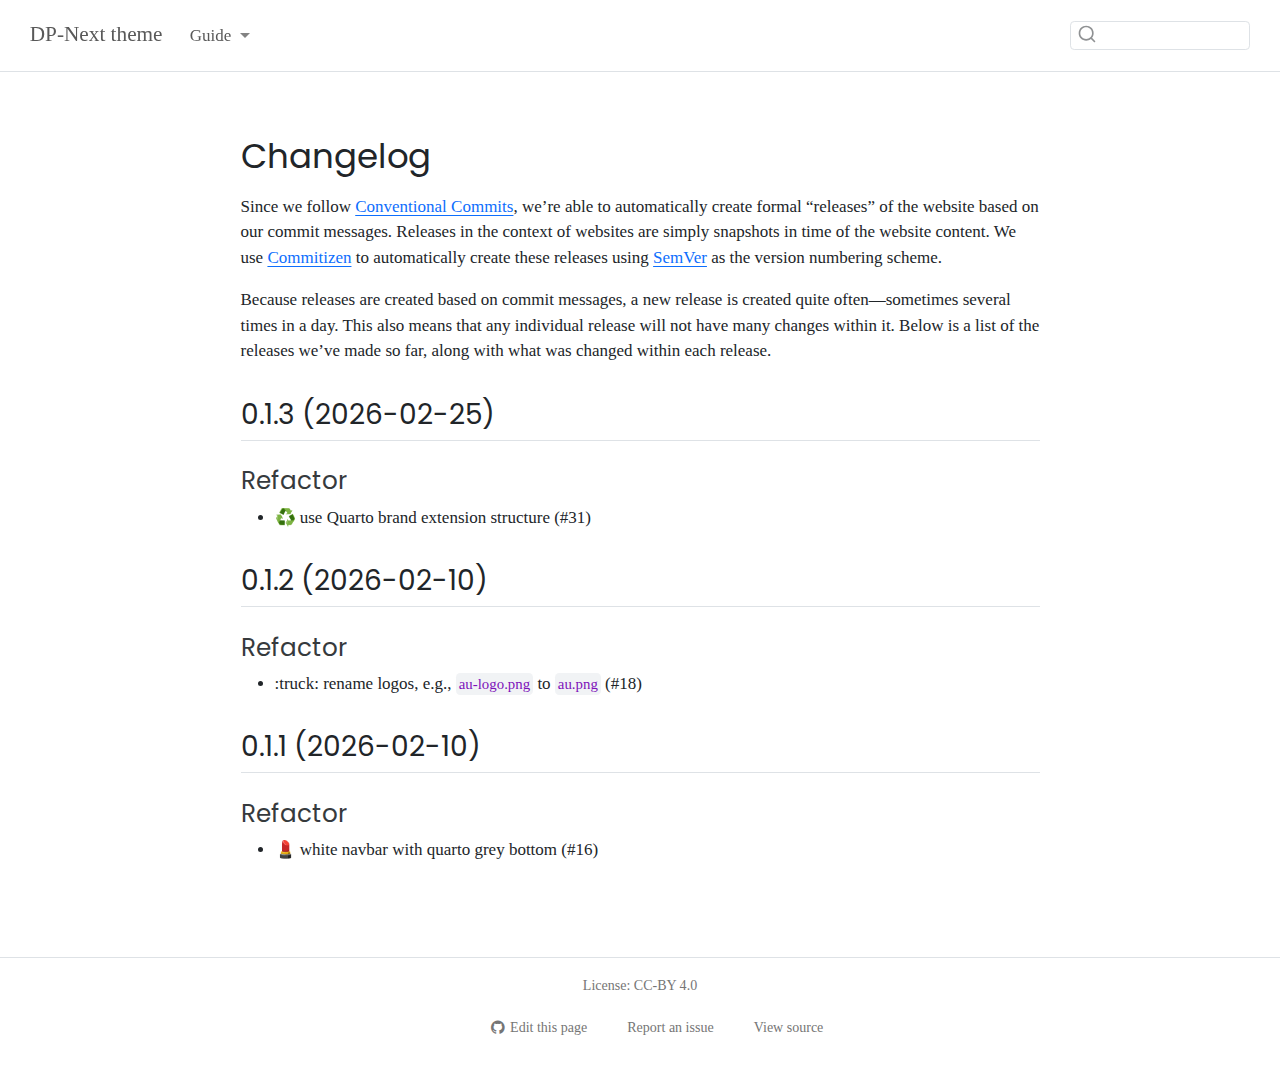
<file: CHANGELOG.html>
<!DOCTYPE html>
<html xmlns="http://www.w3.org/1999/xhtml" lang="en" xml:lang="en"><head>

<meta charset="utf-8">
<meta name="generator" content="quarto-1.9.37">

<meta name="viewport" content="width=device-width, initial-scale=1.0, user-scalable=yes">


<title>changelog – DP-Next theme</title>
<style>
/* Default styles provided by pandoc.
** See https://pandoc.org/MANUAL.html#variables-for-html for config info.
*/
code{white-space: pre-wrap;}
span.smallcaps{font-variant: small-caps;}
div.columns{display: flex; gap: min(4vw, 1.5em);}
div.column{flex: auto; overflow-x: auto;}
div.hanging-indent{margin-left: 1.5em; text-indent: -1.5em;}
ul.task-list{list-style: none;}
ul.task-list li input[type="checkbox"] {
  width: 0.8em;
  margin: 0 0.8em 0.2em -1em; /* quarto-specific, see https://github.com/quarto-dev/quarto-cli/issues/4556 */ 
  vertical-align: middle;
}
</style>


<script src="site_libs/quarto-nav/quarto-nav.js"></script>
<script src="site_libs/clipboard/clipboard.min.js"></script>
<script src="site_libs/quarto-search/autocomplete.umd.js"></script>
<script src="site_libs/quarto-search/fuse.min.js"></script>
<script src="site_libs/quarto-search/quarto-search.js"></script>
<meta name="quarto:offset" content="./">
<script src="site_libs/quarto-html/quarto.js" type="module"></script>
<script src="site_libs/quarto-html/tabsets/tabsets.js" type="module"></script>
<script src="site_libs/quarto-html/popper.min.js"></script>
<script src="site_libs/quarto-html/tippy.umd.min.js"></script>
<script src="site_libs/quarto-html/anchor.min.js"></script>
<link href="site_libs/quarto-html/tippy.css" rel="stylesheet">
<link href="site_libs/quarto-html/quarto-syntax-highlighting-cadbb23cbdeac9c94fa83e48eb9ba5b9.css" rel="stylesheet" class="quarto-color-scheme" id="quarto-text-highlighting-styles">
<link href="site_libs/quarto-html/quarto-syntax-highlighting-dark-1ba171d4003d92d4d257b6916fd2f9d7.css" rel="stylesheet" class="quarto-color-scheme quarto-color-alternate" id="quarto-text-highlighting-styles">
<link href="site_libs/quarto-html/quarto-syntax-highlighting-cadbb23cbdeac9c94fa83e48eb9ba5b9.css" rel="stylesheet" class="quarto-color-scheme-extra" id="quarto-text-highlighting-styles">
<script src="site_libs/bootstrap/bootstrap.min.js"></script>
<link href="site_libs/bootstrap/bootstrap-icons.css" rel="stylesheet">
<link href="site_libs/bootstrap/bootstrap-f5ae6ae18e67d03ac631f9ad5893d306.min.css" rel="stylesheet" append-hash="true" class="quarto-color-scheme" id="quarto-bootstrap" data-mode="light">
<link href="site_libs/bootstrap/bootstrap-dark-f5ae6ae18e67d03ac631f9ad5893d306.min.css" rel="stylesheet" append-hash="true" class="quarto-color-scheme quarto-color-alternate" id="quarto-bootstrap" data-mode="light">
<link href="site_libs/bootstrap/bootstrap-f5ae6ae18e67d03ac631f9ad5893d306.min.css" rel="stylesheet" append-hash="true" class="quarto-color-scheme-extra" id="quarto-bootstrap" data-mode="light">
<script id="quarto-search-options" type="application/json">{
  "location": "navbar",
  "copy-button": false,
  "collapse-after": 3,
  "panel-placement": "end",
  "type": "textbox",
  "limit": 50,
  "keyboard-shortcut": [
    "f",
    "/",
    "s"
  ],
  "language": {
    "search-no-results-text": "No results",
    "search-matching-documents-text": "matching documents",
    "search-copy-link-title": "Copy link to search",
    "search-hide-matches-text": "Hide additional matches",
    "search-more-match-text": "more match in this document",
    "search-more-matches-text": "more matches in this document",
    "search-clear-button-title": "Clear",
    "search-text-placeholder": "",
    "search-detached-cancel-button-title": "Cancel",
    "search-submit-button-title": "Submit",
    "search-label": "Search"
  }
}</script>


</head>

<body class="nav-fixed fullcontent quarto-light">

<div id="quarto-search-results"></div>
  <header id="quarto-header" class="headroom fixed-top">
    <nav class="navbar navbar-expand-lg " data-bs-theme="dark">
      <div class="navbar-container container-fluid">
      <div class="navbar-brand-container mx-auto">
    <a class="navbar-brand" href="./index.html">
    <span class="navbar-title">DP-Next theme</span>
    </a>
  </div>
            <div id="quarto-search" class="" title="Search"></div>
          <button class="navbar-toggler" type="button" data-bs-toggle="collapse" data-bs-target="#navbarCollapse" aria-controls="navbarCollapse" role="menu" aria-expanded="false" aria-label="Toggle navigation" onclick="if (window.quartoToggleHeadroom) { window.quartoToggleHeadroom(); }">
  <span class="navbar-toggler-icon"></span>
</button>
          <div class="collapse navbar-collapse" id="navbarCollapse">
            <ul class="navbar-nav navbar-nav-scroll me-auto">
  <li class="nav-item dropdown ">
    <a class="nav-link dropdown-toggle" href="#" id="nav-menu-guide" role="link" data-bs-toggle="dropdown" aria-expanded="false">
 <span class="menu-text">Guide</span>
    </a>
    <ul class="dropdown-menu" aria-labelledby="nav-menu-guide">    
        <li>
    <a class="dropdown-item" href="./guide/using.html">
 <span class="dropdown-text">Using the theme</span></a>
  </li>  
        <li>
    <a class="dropdown-item" href="./guide/contributing.html">
 <span class="dropdown-text">Contributing</span></a>
  </li>  
        <li>
    <a class="dropdown-item" href="./example.html">
 <span class="dropdown-text">Example</span></a>
  </li>  
    </ul>
  </li>
</ul>
          </div> <!-- /navcollapse -->
            <div class="quarto-navbar-tools">
</div>
      </div> <!-- /container-fluid -->
    </nav>
</header>
<!-- content -->
<div id="quarto-content" class="quarto-container page-columns page-rows-contents page-layout-article page-navbar">
<!-- sidebar -->
<!-- margin-sidebar -->
    
<!-- main -->
<main class="content" id="quarto-document-content"><header id="title-block-header" class="quarto-title-block"></header>




<section id="changelog" class="level1">
<h1>Changelog</h1>
<p>Since we follow <a href="https://decisions.seedcase-project.org/why-conventional-commits">Conventional Commits</a>, we’re able to automatically create formal “releases” of the website based on our commit messages. Releases in the context of websites are simply snapshots in time of the website content. We use <a href="https://decisions.seedcase-project.org/why-semantic-release-with-commitizen">Commitizen</a> to automatically create these releases using <a href="https://semverdoc.org">SemVer</a> as the version numbering scheme.</p>
<p>Because releases are created based on commit messages, a new release is created quite often—sometimes several times in a day. This also means that any individual release will not have many changes within it. Below is a list of the releases we’ve made so far, along with what was changed within each release.</p>
<section id="section" class="level2">
<h2 class="anchored" data-anchor-id="section">0.1.3 (2026-02-25)</h2>
<section id="refactor" class="level3">
<h3 class="anchored" data-anchor-id="refactor">Refactor</h3>
<ul>
<li>♻️ use Quarto brand extension structure (#31)</li>
</ul>
</section>
</section>
<section id="section-1" class="level2">
<h2 class="anchored" data-anchor-id="section-1">0.1.2 (2026-02-10)</h2>
<section id="refactor-1" class="level3">
<h3 class="anchored" data-anchor-id="refactor-1">Refactor</h3>
<ul>
<li>:truck: rename logos, e.g., <code>au-logo.png</code> to <code>au.png</code> (#18)</li>
</ul>
</section>
</section>
<section id="section-2" class="level2">
<h2 class="anchored" data-anchor-id="section-2">0.1.1 (2026-02-10)</h2>
<section id="refactor-2" class="level3">
<h3 class="anchored" data-anchor-id="refactor-2">Refactor</h3>
<ul>
<li>💄 white navbar with quarto grey bottom (#16)</li>
</ul>


</section>
</section>
</section>

</main> <!-- /main -->
<script id="quarto-html-after-body" type="application/javascript">
  window.document.addEventListener("DOMContentLoaded", function (event) {
    const icon = "";
    const anchorJS = new window.AnchorJS();
    anchorJS.options = {
      placement: 'right',
      icon: icon
    };
    anchorJS.add('.anchored');
    const isCodeAnnotation = (el) => {
      for (const clz of el.classList) {
        if (clz.startsWith('code-annotation-')) {                     
          return true;
        }
      }
      return false;
    }
    const onCopySuccess = function(e) {
      // button target
      const button = e.trigger;
      // don't keep focus
      button.blur();
      // flash "checked"
      button.classList.add('code-copy-button-checked');
      var currentTitle = button.getAttribute("title");
      button.setAttribute("title", "Copied!");
      let tooltip;
      if (window.bootstrap) {
        button.setAttribute("data-bs-toggle", "tooltip");
        button.setAttribute("data-bs-placement", "left");
        button.setAttribute("data-bs-title", "Copied!");
        tooltip = new bootstrap.Tooltip(button, 
          { trigger: "manual", 
            customClass: "code-copy-button-tooltip",
            offset: [0, -8]});
        tooltip.show();    
      }
      setTimeout(function() {
        if (tooltip) {
          tooltip.hide();
          button.removeAttribute("data-bs-title");
          button.removeAttribute("data-bs-toggle");
          button.removeAttribute("data-bs-placement");
        }
        button.setAttribute("title", currentTitle);
        button.classList.remove('code-copy-button-checked');
      }, 1000);
      // clear code selection
      e.clearSelection();
    }
    const getTextToCopy = function(trigger) {
      const outerScaffold = trigger.parentElement.cloneNode(true);
      const codeEl = outerScaffold.querySelector('code');
      for (const childEl of codeEl.children) {
        if (isCodeAnnotation(childEl)) {
          childEl.remove();
        }
      }
      return codeEl.innerText;
    }
    const clipboard = new window.ClipboardJS('.code-copy-button:not([data-in-quarto-modal])', {
      text: getTextToCopy
    });
    clipboard.on('success', onCopySuccess);
    if (window.document.getElementById('quarto-embedded-source-code-modal')) {
      const clipboardModal = new window.ClipboardJS('.code-copy-button[data-in-quarto-modal]', {
        text: getTextToCopy,
        container: window.document.getElementById('quarto-embedded-source-code-modal')
      });
      clipboardModal.on('success', onCopySuccess);
    }
      var localhostRegex = new RegExp(/^(?:http|https):\/\/localhost\:?[0-9]*\//);
      var mailtoRegex = new RegExp(/^mailto:/);
        var filterRegex = new RegExp("https:\/\/dp-next\.github\.io\/dp-next-theme\/");
      var isInternal = (href) => {
          return filterRegex.test(href) || localhostRegex.test(href) || mailtoRegex.test(href);
      }
      // Inspect non-navigation links and adorn them if external
     var links = window.document.querySelectorAll('a[href]:not(.nav-link):not(.navbar-brand):not(.toc-action):not(.sidebar-link):not(.sidebar-item-toggle):not(.pagination-link):not(.no-external):not([aria-hidden]):not(.dropdown-item):not(.quarto-navigation-tool):not(.about-link)');
      for (var i=0; i<links.length; i++) {
        const link = links[i];
        if (!isInternal(link.href)) {
          // undo the damage that might have been done by quarto-nav.js in the case of
          // links that we want to consider external
          if (link.dataset.originalHref !== undefined) {
            link.href = link.dataset.originalHref;
          }
        }
      }
    function tippyHover(el, contentFn, onTriggerFn, onUntriggerFn) {
      const config = {
        allowHTML: true,
        maxWidth: 500,
        delay: 100,
        arrow: false,
        appendTo: function(el) {
            return el.parentElement;
        },
        interactive: true,
        interactiveBorder: 10,
        theme: 'quarto',
        placement: 'bottom-start',
      };
      if (contentFn) {
        config.content = contentFn;
      }
      if (onTriggerFn) {
        config.onTrigger = onTriggerFn;
      }
      if (onUntriggerFn) {
        config.onUntrigger = onUntriggerFn;
      }
      window.tippy(el, config); 
    }
    const noterefs = window.document.querySelectorAll('a[role="doc-noteref"]');
    for (var i=0; i<noterefs.length; i++) {
      const ref = noterefs[i];
      tippyHover(ref, function() {
        // use id or data attribute instead here
        let href = ref.getAttribute('data-footnote-href') || ref.getAttribute('href');
        try { href = new URL(href).hash; } catch {}
        const id = href.replace(/^#\/?/, "");
        const note = window.document.getElementById(id);
        if (note) {
          return note.innerHTML;
        } else {
          return "";
        }
      });
    }
    const xrefs = window.document.querySelectorAll('a.quarto-xref');
    const processXRef = (id, note) => {
      // Strip column container classes
      const stripColumnClz = (el) => {
        el.classList.remove("page-full", "page-columns");
        if (el.children) {
          for (const child of el.children) {
            stripColumnClz(child);
          }
        }
      }
      stripColumnClz(note)
      if (id === null || id.startsWith('sec-')) {
        // Special case sections, only their first couple elements
        const container = document.createElement("div");
        if (note.children && note.children.length > 2) {
          container.appendChild(note.children[0].cloneNode(true));
          for (let i = 1; i < note.children.length; i++) {
            const child = note.children[i];
            if (child.tagName === "P" && child.innerText === "") {
              continue;
            } else {
              container.appendChild(child.cloneNode(true));
              break;
            }
          }
          if (window.Quarto?.typesetMath) {
            window.Quarto.typesetMath(container);
          }
          return container.innerHTML
        } else {
          if (window.Quarto?.typesetMath) {
            window.Quarto.typesetMath(note);
          }
          return note.innerHTML;
        }
      } else {
        // Remove any anchor links if they are present
        const anchorLink = note.querySelector('a.anchorjs-link');
        if (anchorLink) {
          anchorLink.remove();
        }
        if (window.Quarto?.typesetMath) {
          window.Quarto.typesetMath(note);
        }
        if (note.classList.contains("callout")) {
          return note.outerHTML;
        } else {
          return note.innerHTML;
        }
      }
    }
    for (var i=0; i<xrefs.length; i++) {
      const xref = xrefs[i];
      tippyHover(xref, undefined, function(instance) {
        instance.disable();
        let url = xref.getAttribute('href');
        let hash = undefined; 
        if (url.startsWith('#')) {
          hash = url;
        } else {
          try { hash = new URL(url).hash; } catch {}
        }
        if (hash) {
          const id = hash.replace(/^#\/?/, "");
          const note = window.document.getElementById(id);
          if (note !== null) {
            try {
              const html = processXRef(id, note.cloneNode(true));
              instance.setContent(html);
            } finally {
              instance.enable();
              instance.show();
            }
          } else {
            // See if we can fetch this
            fetch(url.split('#')[0])
            .then(res => res.text())
            .then(html => {
              const parser = new DOMParser();
              const htmlDoc = parser.parseFromString(html, "text/html");
              const note = htmlDoc.getElementById(id);
              if (note !== null) {
                const html = processXRef(id, note);
                instance.setContent(html);
              } 
            }).finally(() => {
              instance.enable();
              instance.show();
            });
          }
        } else {
          // See if we can fetch a full url (with no hash to target)
          // This is a special case and we should probably do some content thinning / targeting
          fetch(url)
          .then(res => res.text())
          .then(html => {
            const parser = new DOMParser();
            const htmlDoc = parser.parseFromString(html, "text/html");
            const note = htmlDoc.querySelector('main.content');
            if (note !== null) {
              // This should only happen for chapter cross references
              // (since there is no id in the URL)
              // remove the first header
              if (note.children.length > 0 && note.children[0].tagName === "HEADER") {
                note.children[0].remove();
              }
              const html = processXRef(null, note);
              instance.setContent(html);
            } 
          }).finally(() => {
            instance.enable();
            instance.show();
          });
        }
      }, function(instance) {
      });
    }
        let selectedAnnoteEl;
        const selectorForAnnotation = ( cell, annotation) => {
          let cellAttr = 'data-code-cell="' + cell + '"';
          let lineAttr = 'data-code-annotation="' +  annotation + '"';
          const selector = 'span[' + cellAttr + '][' + lineAttr + ']';
          return selector;
        }
        const selectCodeLines = (annoteEl) => {
          const doc = window.document;
          const targetCell = annoteEl.getAttribute("data-target-cell");
          const targetAnnotation = annoteEl.getAttribute("data-target-annotation");
          const annoteSpan = window.document.querySelector(selectorForAnnotation(targetCell, targetAnnotation));
          const lines = annoteSpan.getAttribute("data-code-lines").split(",");
          const lineIds = lines.map((line) => {
            return targetCell + "-" + line;
          })
          let top = null;
          let height = null;
          let parent = null;
          if (lineIds.length > 0) {
              //compute the position of the single el (top and bottom and make a div)
              const el = window.document.getElementById(lineIds[0]);
              top = el.offsetTop;
              height = el.offsetHeight;
              parent = el.parentElement.parentElement;
            if (lineIds.length > 1) {
              const lastEl = window.document.getElementById(lineIds[lineIds.length - 1]);
              const bottom = lastEl.offsetTop + lastEl.offsetHeight;
              height = bottom - top;
            }
            if (top !== null && height !== null && parent !== null) {
              // cook up a div (if necessary) and position it 
              let div = window.document.getElementById("code-annotation-line-highlight");
              if (div === null) {
                div = window.document.createElement("div");
                div.setAttribute("id", "code-annotation-line-highlight");
                div.style.position = 'absolute';
                parent.appendChild(div);
              }
              div.style.top = top - 2 + "px";
              div.style.height = height + 4 + "px";
              div.style.left = 0;
              let gutterDiv = window.document.getElementById("code-annotation-line-highlight-gutter");
              if (gutterDiv === null) {
                gutterDiv = window.document.createElement("div");
                gutterDiv.setAttribute("id", "code-annotation-line-highlight-gutter");
                gutterDiv.style.position = 'absolute';
                const codeCell = window.document.getElementById(targetCell);
                const gutter = codeCell.querySelector('.code-annotation-gutter');
                gutter.appendChild(gutterDiv);
              }
              gutterDiv.style.top = top - 2 + "px";
              gutterDiv.style.height = height + 4 + "px";
            }
            selectedAnnoteEl = annoteEl;
          }
        };
        const unselectCodeLines = () => {
          const elementsIds = ["code-annotation-line-highlight", "code-annotation-line-highlight-gutter"];
          elementsIds.forEach((elId) => {
            const div = window.document.getElementById(elId);
            if (div) {
              div.remove();
            }
          });
          selectedAnnoteEl = undefined;
        };
          // Handle positioning of the toggle
      window.addEventListener(
        "resize",
        throttle(() => {
          elRect = undefined;
          if (selectedAnnoteEl) {
            selectCodeLines(selectedAnnoteEl);
          }
        }, 10)
      );
      function throttle(fn, ms) {
      let throttle = false;
      let timer;
        return (...args) => {
          if(!throttle) { // first call gets through
              fn.apply(this, args);
              throttle = true;
          } else { // all the others get throttled
              if(timer) clearTimeout(timer); // cancel #2
              timer = setTimeout(() => {
                fn.apply(this, args);
                timer = throttle = false;
              }, ms);
          }
        };
      }
        // Attach click handler to the DT
        const annoteDls = window.document.querySelectorAll('dt[data-target-cell]');
        for (const annoteDlNode of annoteDls) {
          annoteDlNode.addEventListener('click', (event) => {
            const clickedEl = event.target;
            if (clickedEl !== selectedAnnoteEl) {
              unselectCodeLines();
              const activeEl = window.document.querySelector('dt[data-target-cell].code-annotation-active');
              if (activeEl) {
                activeEl.classList.remove('code-annotation-active');
              }
              selectCodeLines(clickedEl);
              clickedEl.classList.add('code-annotation-active');
            } else {
              // Unselect the line
              unselectCodeLines();
              clickedEl.classList.remove('code-annotation-active');
            }
          });
        }
    const findCites = (el) => {
      const parentEl = el.parentElement;
      if (parentEl) {
        const cites = parentEl.dataset.cites;
        if (cites) {
          return {
            el,
            cites: cites.split(' ')
          };
        } else {
          return findCites(el.parentElement)
        }
      } else {
        return undefined;
      }
    };
    var bibliorefs = window.document.querySelectorAll('a[role="doc-biblioref"]');
    for (var i=0; i<bibliorefs.length; i++) {
      const ref = bibliorefs[i];
      const citeInfo = findCites(ref);
      if (citeInfo) {
        tippyHover(citeInfo.el, function() {
          var popup = window.document.createElement('div');
          citeInfo.cites.forEach(function(cite) {
            var citeDiv = window.document.createElement('div');
            citeDiv.classList.add('hanging-indent');
            citeDiv.classList.add('csl-entry');
            var biblioDiv = window.document.getElementById('ref-' + cite);
            if (biblioDiv) {
              citeDiv.innerHTML = biblioDiv.innerHTML;
            }
            popup.appendChild(citeDiv);
          });
          return popup.innerHTML;
        });
      }
    }
  });
  </script>
</div> <!-- /content -->
<footer class="footer">
  <div class="nav-footer">
    <div class="nav-footer-left">
      &nbsp;
    </div>   
    <div class="nav-footer-center">
      <ul class="footer-items list-unstyled">
    <li class="nav-item">
 License: CC-BY 4.0
  </li>  
</ul>
    <div class="toc-actions"><ul><li><a href="https://github.com/dp-next/dp-next-theme/edit/main/CHANGELOG.md" class="toc-action"><i class="bi bi-github"></i>Edit this page</a></li><li><a href="https://github.com/dp-next/dp-next-theme/issues/new" class="toc-action"><i class="bi empty"></i>Report an issue</a></li><li><a href="https://github.com/dp-next/dp-next-theme/blob/main/CHANGELOG.md" class="toc-action"><i class="bi empty"></i>View source</a></li></ul></div></div>
    <div class="nav-footer-right">
      &nbsp;
    </div>
  </div>
</footer>




</body></html>
</file>
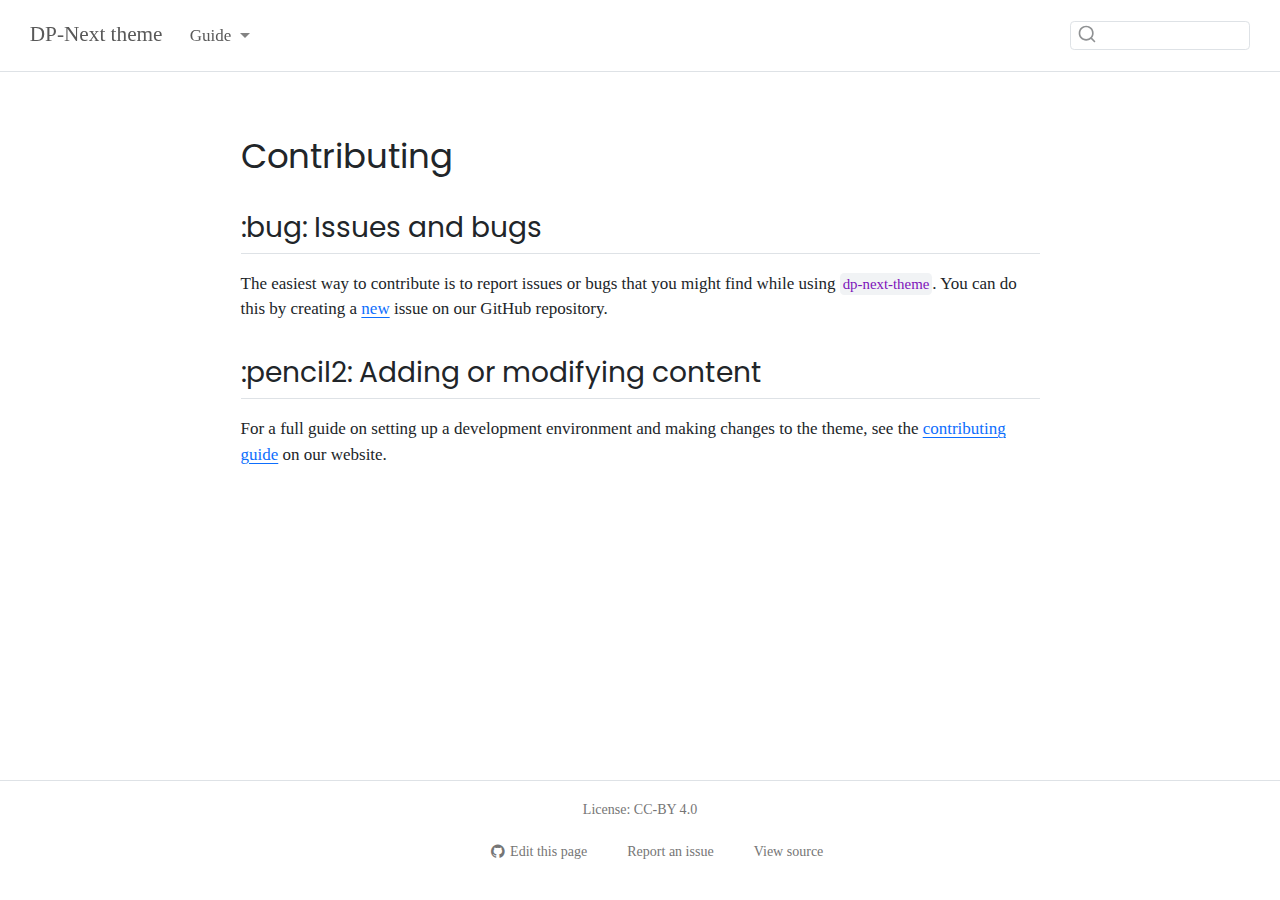
<file: CONTRIBUTING.html>
<!DOCTYPE html>
<html xmlns="http://www.w3.org/1999/xhtml" lang="en" xml:lang="en"><head>

<meta charset="utf-8">
<meta name="generator" content="quarto-1.9.36">

<meta name="viewport" content="width=device-width, initial-scale=1.0, user-scalable=yes">


<title>contributing – DP-Next theme</title>
<style>
/* Default styles provided by pandoc.
** See https://pandoc.org/MANUAL.html#variables-for-html for config info.
*/
code{white-space: pre-wrap;}
span.smallcaps{font-variant: small-caps;}
div.columns{display: flex; gap: min(4vw, 1.5em);}
div.column{flex: auto; overflow-x: auto;}
div.hanging-indent{margin-left: 1.5em; text-indent: -1.5em;}
ul.task-list{list-style: none;}
ul.task-list li input[type="checkbox"] {
  width: 0.8em;
  margin: 0 0.8em 0.2em -1em; /* quarto-specific, see https://github.com/quarto-dev/quarto-cli/issues/4556 */ 
  vertical-align: middle;
}
</style>


<script src="site_libs/quarto-nav/quarto-nav.js"></script>
<script src="site_libs/clipboard/clipboard.min.js"></script>
<script src="site_libs/quarto-search/autocomplete.umd.js"></script>
<script src="site_libs/quarto-search/fuse.min.js"></script>
<script src="site_libs/quarto-search/quarto-search.js"></script>
<meta name="quarto:offset" content="./">
<script src="site_libs/quarto-html/quarto.js" type="module"></script>
<script src="site_libs/quarto-html/tabsets/tabsets.js" type="module"></script>
<script src="site_libs/quarto-html/popper.min.js"></script>
<script src="site_libs/quarto-html/tippy.umd.min.js"></script>
<script src="site_libs/quarto-html/anchor.min.js"></script>
<link href="site_libs/quarto-html/tippy.css" rel="stylesheet">
<link href="site_libs/quarto-html/quarto-syntax-highlighting-024b7163335812e5b6b868b4c05d42d9.css" rel="stylesheet" class="quarto-color-scheme" id="quarto-text-highlighting-styles">
<link href="site_libs/quarto-html/quarto-syntax-highlighting-dark-c5c7ad07effa45f23a1f540c32a31a43.css" rel="stylesheet" class="quarto-color-scheme quarto-color-alternate" id="quarto-text-highlighting-styles">
<link href="site_libs/quarto-html/quarto-syntax-highlighting-024b7163335812e5b6b868b4c05d42d9.css" rel="stylesheet" class="quarto-color-scheme-extra" id="quarto-text-highlighting-styles">
<script src="site_libs/bootstrap/bootstrap.min.js"></script>
<link href="site_libs/bootstrap/bootstrap-icons.css" rel="stylesheet">
<link href="site_libs/bootstrap/bootstrap-509dde6b6b97739ad7345422a914abab.min.css" rel="stylesheet" append-hash="true" class="quarto-color-scheme" id="quarto-bootstrap" data-mode="light">
<link href="site_libs/bootstrap/bootstrap-dark-509dde6b6b97739ad7345422a914abab.min.css" rel="stylesheet" append-hash="true" class="quarto-color-scheme quarto-color-alternate" id="quarto-bootstrap" data-mode="light">
<link href="site_libs/bootstrap/bootstrap-509dde6b6b97739ad7345422a914abab.min.css" rel="stylesheet" append-hash="true" class="quarto-color-scheme-extra" id="quarto-bootstrap" data-mode="light">
<script id="quarto-search-options" type="application/json">{
  "location": "navbar",
  "copy-button": false,
  "collapse-after": 3,
  "panel-placement": "end",
  "type": "textbox",
  "limit": 50,
  "keyboard-shortcut": [
    "f",
    "/",
    "s"
  ],
  "language": {
    "search-no-results-text": "No results",
    "search-matching-documents-text": "matching documents",
    "search-copy-link-title": "Copy link to search",
    "search-hide-matches-text": "Hide additional matches",
    "search-more-match-text": "more match in this document",
    "search-more-matches-text": "more matches in this document",
    "search-clear-button-title": "Clear",
    "search-text-placeholder": "",
    "search-detached-cancel-button-title": "Cancel",
    "search-submit-button-title": "Submit",
    "search-label": "Search"
  }
}</script>


</head>

<body class="nav-fixed fullcontent quarto-light">

<div id="quarto-search-results"></div>
  <header id="quarto-header" class="headroom fixed-top">
    <nav class="navbar navbar-expand-lg " data-bs-theme="dark">
      <div class="navbar-container container-fluid">
      <div class="navbar-brand-container mx-auto">
    <a class="navbar-brand" href="./index.html">
    <span class="navbar-title">DP-Next theme</span>
    </a>
  </div>
            <div id="quarto-search" class="" title="Search"></div>
          <button class="navbar-toggler" type="button" data-bs-toggle="collapse" data-bs-target="#navbarCollapse" aria-controls="navbarCollapse" role="menu" aria-expanded="false" aria-label="Toggle navigation" onclick="if (window.quartoToggleHeadroom) { window.quartoToggleHeadroom(); }">
  <span class="navbar-toggler-icon"></span>
</button>
          <div class="collapse navbar-collapse" id="navbarCollapse">
            <ul class="navbar-nav navbar-nav-scroll me-auto">
  <li class="nav-item dropdown ">
    <a class="nav-link dropdown-toggle" href="#" id="nav-menu-guide" role="link" data-bs-toggle="dropdown" aria-expanded="false">
 <span class="menu-text">Guide</span>
    </a>
    <ul class="dropdown-menu" aria-labelledby="nav-menu-guide">    
        <li>
    <a class="dropdown-item" href="./guide/using.html">
 <span class="dropdown-text">Using the theme</span></a>
  </li>  
        <li>
    <a class="dropdown-item" href="./guide/contributing.html">
 <span class="dropdown-text">Contributing</span></a>
  </li>  
        <li>
    <a class="dropdown-item" href="./example.html">
 <span class="dropdown-text">Example</span></a>
  </li>  
    </ul>
  </li>
</ul>
          </div> <!-- /navcollapse -->
            <div class="quarto-navbar-tools">
</div>
      </div> <!-- /container-fluid -->
    </nav>
</header>
<!-- content -->
<div id="quarto-content" class="quarto-container page-columns page-rows-contents page-layout-article page-navbar">
<!-- sidebar -->
<!-- margin-sidebar -->
    
<!-- main -->
<main class="content" id="quarto-document-content"><header id="title-block-header" class="quarto-title-block"></header>




<section id="contributing" class="level1">
<h1>Contributing</h1>
<section id="bug-issues-and-bugs" class="level2">
<h2 class="anchored" data-anchor-id="bug-issues-and-bugs">:bug: Issues and bugs</h2>
<p>The easiest way to contribute is to report issues or bugs that you might find while using <code>dp-next-theme</code>. You can do this by creating a <a href="https://github.com/dp-next/dp-next-theme/issues/new/choose">new</a> issue on our GitHub repository.</p>
</section>
<section id="pencil2-adding-or-modifying-content" class="level2">
<h2 class="anchored" data-anchor-id="pencil2-adding-or-modifying-content">:pencil2: Adding or modifying content</h2>
<p>For a full guide on setting up a development environment and making changes to the theme, see the <a href="https://dp-next.github.io/dp-next-theme/guide/contributing.html">contributing guide</a> on our website.</p>


</section>
</section>

</main> <!-- /main -->
<script id="quarto-html-after-body" type="application/javascript">
  window.document.addEventListener("DOMContentLoaded", function (event) {
    const icon = "";
    const anchorJS = new window.AnchorJS();
    anchorJS.options = {
      placement: 'right',
      icon: icon
    };
    anchorJS.add('.anchored');
    const isCodeAnnotation = (el) => {
      for (const clz of el.classList) {
        if (clz.startsWith('code-annotation-')) {                     
          return true;
        }
      }
      return false;
    }
    const onCopySuccess = function(e) {
      // button target
      const button = e.trigger;
      // don't keep focus
      button.blur();
      // flash "checked"
      button.classList.add('code-copy-button-checked');
      var currentTitle = button.getAttribute("title");
      button.setAttribute("title", "Copied!");
      let tooltip;
      if (window.bootstrap) {
        button.setAttribute("data-bs-toggle", "tooltip");
        button.setAttribute("data-bs-placement", "left");
        button.setAttribute("data-bs-title", "Copied!");
        tooltip = new bootstrap.Tooltip(button, 
          { trigger: "manual", 
            customClass: "code-copy-button-tooltip",
            offset: [0, -8]});
        tooltip.show();    
      }
      setTimeout(function() {
        if (tooltip) {
          tooltip.hide();
          button.removeAttribute("data-bs-title");
          button.removeAttribute("data-bs-toggle");
          button.removeAttribute("data-bs-placement");
        }
        button.setAttribute("title", currentTitle);
        button.classList.remove('code-copy-button-checked');
      }, 1000);
      // clear code selection
      e.clearSelection();
    }
    const getTextToCopy = function(trigger) {
      const outerScaffold = trigger.parentElement.cloneNode(true);
      const codeEl = outerScaffold.querySelector('code');
      for (const childEl of codeEl.children) {
        if (isCodeAnnotation(childEl)) {
          childEl.remove();
        }
      }
      return codeEl.innerText;
    }
    const clipboard = new window.ClipboardJS('.code-copy-button:not([data-in-quarto-modal])', {
      text: getTextToCopy
    });
    clipboard.on('success', onCopySuccess);
    if (window.document.getElementById('quarto-embedded-source-code-modal')) {
      const clipboardModal = new window.ClipboardJS('.code-copy-button[data-in-quarto-modal]', {
        text: getTextToCopy,
        container: window.document.getElementById('quarto-embedded-source-code-modal')
      });
      clipboardModal.on('success', onCopySuccess);
    }
      var localhostRegex = new RegExp(/^(?:http|https):\/\/localhost\:?[0-9]*\//);
      var mailtoRegex = new RegExp(/^mailto:/);
        var filterRegex = new RegExp("https:\/\/dp-next\.github\.io\/dp-next-theme\/");
      var isInternal = (href) => {
          return filterRegex.test(href) || localhostRegex.test(href) || mailtoRegex.test(href);
      }
      // Inspect non-navigation links and adorn them if external
     var links = window.document.querySelectorAll('a[href]:not(.nav-link):not(.navbar-brand):not(.toc-action):not(.sidebar-link):not(.sidebar-item-toggle):not(.pagination-link):not(.no-external):not([aria-hidden]):not(.dropdown-item):not(.quarto-navigation-tool):not(.about-link)');
      for (var i=0; i<links.length; i++) {
        const link = links[i];
        if (!isInternal(link.href)) {
          // undo the damage that might have been done by quarto-nav.js in the case of
          // links that we want to consider external
          if (link.dataset.originalHref !== undefined) {
            link.href = link.dataset.originalHref;
          }
        }
      }
    function tippyHover(el, contentFn, onTriggerFn, onUntriggerFn) {
      const config = {
        allowHTML: true,
        maxWidth: 500,
        delay: 100,
        arrow: false,
        appendTo: function(el) {
            return el.parentElement;
        },
        interactive: true,
        interactiveBorder: 10,
        theme: 'quarto',
        placement: 'bottom-start',
      };
      if (contentFn) {
        config.content = contentFn;
      }
      if (onTriggerFn) {
        config.onTrigger = onTriggerFn;
      }
      if (onUntriggerFn) {
        config.onUntrigger = onUntriggerFn;
      }
      window.tippy(el, config); 
    }
    const noterefs = window.document.querySelectorAll('a[role="doc-noteref"]');
    for (var i=0; i<noterefs.length; i++) {
      const ref = noterefs[i];
      tippyHover(ref, function() {
        // use id or data attribute instead here
        let href = ref.getAttribute('data-footnote-href') || ref.getAttribute('href');
        try { href = new URL(href).hash; } catch {}
        const id = href.replace(/^#\/?/, "");
        const note = window.document.getElementById(id);
        if (note) {
          return note.innerHTML;
        } else {
          return "";
        }
      });
    }
    const xrefs = window.document.querySelectorAll('a.quarto-xref');
    const processXRef = (id, note) => {
      // Strip column container classes
      const stripColumnClz = (el) => {
        el.classList.remove("page-full", "page-columns");
        if (el.children) {
          for (const child of el.children) {
            stripColumnClz(child);
          }
        }
      }
      stripColumnClz(note)
      if (id === null || id.startsWith('sec-')) {
        // Special case sections, only their first couple elements
        const container = document.createElement("div");
        if (note.children && note.children.length > 2) {
          container.appendChild(note.children[0].cloneNode(true));
          for (let i = 1; i < note.children.length; i++) {
            const child = note.children[i];
            if (child.tagName === "P" && child.innerText === "") {
              continue;
            } else {
              container.appendChild(child.cloneNode(true));
              break;
            }
          }
          if (window.Quarto?.typesetMath) {
            window.Quarto.typesetMath(container);
          }
          return container.innerHTML
        } else {
          if (window.Quarto?.typesetMath) {
            window.Quarto.typesetMath(note);
          }
          return note.innerHTML;
        }
      } else {
        // Remove any anchor links if they are present
        const anchorLink = note.querySelector('a.anchorjs-link');
        if (anchorLink) {
          anchorLink.remove();
        }
        if (window.Quarto?.typesetMath) {
          window.Quarto.typesetMath(note);
        }
        if (note.classList.contains("callout")) {
          return note.outerHTML;
        } else {
          return note.innerHTML;
        }
      }
    }
    for (var i=0; i<xrefs.length; i++) {
      const xref = xrefs[i];
      tippyHover(xref, undefined, function(instance) {
        instance.disable();
        let url = xref.getAttribute('href');
        let hash = undefined; 
        if (url.startsWith('#')) {
          hash = url;
        } else {
          try { hash = new URL(url).hash; } catch {}
        }
        if (hash) {
          const id = hash.replace(/^#\/?/, "");
          const note = window.document.getElementById(id);
          if (note !== null) {
            try {
              const html = processXRef(id, note.cloneNode(true));
              instance.setContent(html);
            } finally {
              instance.enable();
              instance.show();
            }
          } else {
            // See if we can fetch this
            fetch(url.split('#')[0])
            .then(res => res.text())
            .then(html => {
              const parser = new DOMParser();
              const htmlDoc = parser.parseFromString(html, "text/html");
              const note = htmlDoc.getElementById(id);
              if (note !== null) {
                const html = processXRef(id, note);
                instance.setContent(html);
              } 
            }).finally(() => {
              instance.enable();
              instance.show();
            });
          }
        } else {
          // See if we can fetch a full url (with no hash to target)
          // This is a special case and we should probably do some content thinning / targeting
          fetch(url)
          .then(res => res.text())
          .then(html => {
            const parser = new DOMParser();
            const htmlDoc = parser.parseFromString(html, "text/html");
            const note = htmlDoc.querySelector('main.content');
            if (note !== null) {
              // This should only happen for chapter cross references
              // (since there is no id in the URL)
              // remove the first header
              if (note.children.length > 0 && note.children[0].tagName === "HEADER") {
                note.children[0].remove();
              }
              const html = processXRef(null, note);
              instance.setContent(html);
            } 
          }).finally(() => {
            instance.enable();
            instance.show();
          });
        }
      }, function(instance) {
      });
    }
        let selectedAnnoteEl;
        const selectorForAnnotation = ( cell, annotation) => {
          let cellAttr = 'data-code-cell="' + cell + '"';
          let lineAttr = 'data-code-annotation="' +  annotation + '"';
          const selector = 'span[' + cellAttr + '][' + lineAttr + ']';
          return selector;
        }
        const selectCodeLines = (annoteEl) => {
          const doc = window.document;
          const targetCell = annoteEl.getAttribute("data-target-cell");
          const targetAnnotation = annoteEl.getAttribute("data-target-annotation");
          const annoteSpan = window.document.querySelector(selectorForAnnotation(targetCell, targetAnnotation));
          const lines = annoteSpan.getAttribute("data-code-lines").split(",");
          const lineIds = lines.map((line) => {
            return targetCell + "-" + line;
          })
          let top = null;
          let height = null;
          let parent = null;
          if (lineIds.length > 0) {
              //compute the position of the single el (top and bottom and make a div)
              const el = window.document.getElementById(lineIds[0]);
              top = el.offsetTop;
              height = el.offsetHeight;
              parent = el.parentElement.parentElement;
            if (lineIds.length > 1) {
              const lastEl = window.document.getElementById(lineIds[lineIds.length - 1]);
              const bottom = lastEl.offsetTop + lastEl.offsetHeight;
              height = bottom - top;
            }
            if (top !== null && height !== null && parent !== null) {
              // cook up a div (if necessary) and position it 
              let div = window.document.getElementById("code-annotation-line-highlight");
              if (div === null) {
                div = window.document.createElement("div");
                div.setAttribute("id", "code-annotation-line-highlight");
                div.style.position = 'absolute';
                parent.appendChild(div);
              }
              div.style.top = top - 2 + "px";
              div.style.height = height + 4 + "px";
              div.style.left = 0;
              let gutterDiv = window.document.getElementById("code-annotation-line-highlight-gutter");
              if (gutterDiv === null) {
                gutterDiv = window.document.createElement("div");
                gutterDiv.setAttribute("id", "code-annotation-line-highlight-gutter");
                gutterDiv.style.position = 'absolute';
                const codeCell = window.document.getElementById(targetCell);
                const gutter = codeCell.querySelector('.code-annotation-gutter');
                gutter.appendChild(gutterDiv);
              }
              gutterDiv.style.top = top - 2 + "px";
              gutterDiv.style.height = height + 4 + "px";
            }
            selectedAnnoteEl = annoteEl;
          }
        };
        const unselectCodeLines = () => {
          const elementsIds = ["code-annotation-line-highlight", "code-annotation-line-highlight-gutter"];
          elementsIds.forEach((elId) => {
            const div = window.document.getElementById(elId);
            if (div) {
              div.remove();
            }
          });
          selectedAnnoteEl = undefined;
        };
          // Handle positioning of the toggle
      window.addEventListener(
        "resize",
        throttle(() => {
          elRect = undefined;
          if (selectedAnnoteEl) {
            selectCodeLines(selectedAnnoteEl);
          }
        }, 10)
      );
      function throttle(fn, ms) {
      let throttle = false;
      let timer;
        return (...args) => {
          if(!throttle) { // first call gets through
              fn.apply(this, args);
              throttle = true;
          } else { // all the others get throttled
              if(timer) clearTimeout(timer); // cancel #2
              timer = setTimeout(() => {
                fn.apply(this, args);
                timer = throttle = false;
              }, ms);
          }
        };
      }
        // Attach click handler to the DT
        const annoteDls = window.document.querySelectorAll('dt[data-target-cell]');
        for (const annoteDlNode of annoteDls) {
          annoteDlNode.addEventListener('click', (event) => {
            const clickedEl = event.target;
            if (clickedEl !== selectedAnnoteEl) {
              unselectCodeLines();
              const activeEl = window.document.querySelector('dt[data-target-cell].code-annotation-active');
              if (activeEl) {
                activeEl.classList.remove('code-annotation-active');
              }
              selectCodeLines(clickedEl);
              clickedEl.classList.add('code-annotation-active');
            } else {
              // Unselect the line
              unselectCodeLines();
              clickedEl.classList.remove('code-annotation-active');
            }
          });
        }
    const findCites = (el) => {
      const parentEl = el.parentElement;
      if (parentEl) {
        const cites = parentEl.dataset.cites;
        if (cites) {
          return {
            el,
            cites: cites.split(' ')
          };
        } else {
          return findCites(el.parentElement)
        }
      } else {
        return undefined;
      }
    };
    var bibliorefs = window.document.querySelectorAll('a[role="doc-biblioref"]');
    for (var i=0; i<bibliorefs.length; i++) {
      const ref = bibliorefs[i];
      const citeInfo = findCites(ref);
      if (citeInfo) {
        tippyHover(citeInfo.el, function() {
          var popup = window.document.createElement('div');
          citeInfo.cites.forEach(function(cite) {
            var citeDiv = window.document.createElement('div');
            citeDiv.classList.add('hanging-indent');
            citeDiv.classList.add('csl-entry');
            var biblioDiv = window.document.getElementById('ref-' + cite);
            if (biblioDiv) {
              citeDiv.innerHTML = biblioDiv.innerHTML;
            }
            popup.appendChild(citeDiv);
          });
          return popup.innerHTML;
        });
      }
    }
  });
  </script>
</div> <!-- /content -->
<footer class="footer">
  <div class="nav-footer">
    <div class="nav-footer-left">
      &nbsp;
    </div>   
    <div class="nav-footer-center">
      <ul class="footer-items list-unstyled">
    <li class="nav-item">
 License: CC-BY 4.0
  </li>  
</ul>
    <div class="toc-actions"><ul><li><a href="https://github.com/dp-next/dp-next-theme/edit/main/CONTRIBUTING.md" class="toc-action"><i class="bi bi-github"></i>Edit this page</a></li><li><a href="https://github.com/dp-next/dp-next-theme/issues/new" class="toc-action"><i class="bi empty"></i>Report an issue</a></li><li><a href="https://github.com/dp-next/dp-next-theme/blob/main/CONTRIBUTING.md" class="toc-action"><i class="bi empty"></i>View source</a></li></ul></div></div>
    <div class="nav-footer-right">
      &nbsp;
    </div>
  </div>
</footer>




</body></html>
</file>
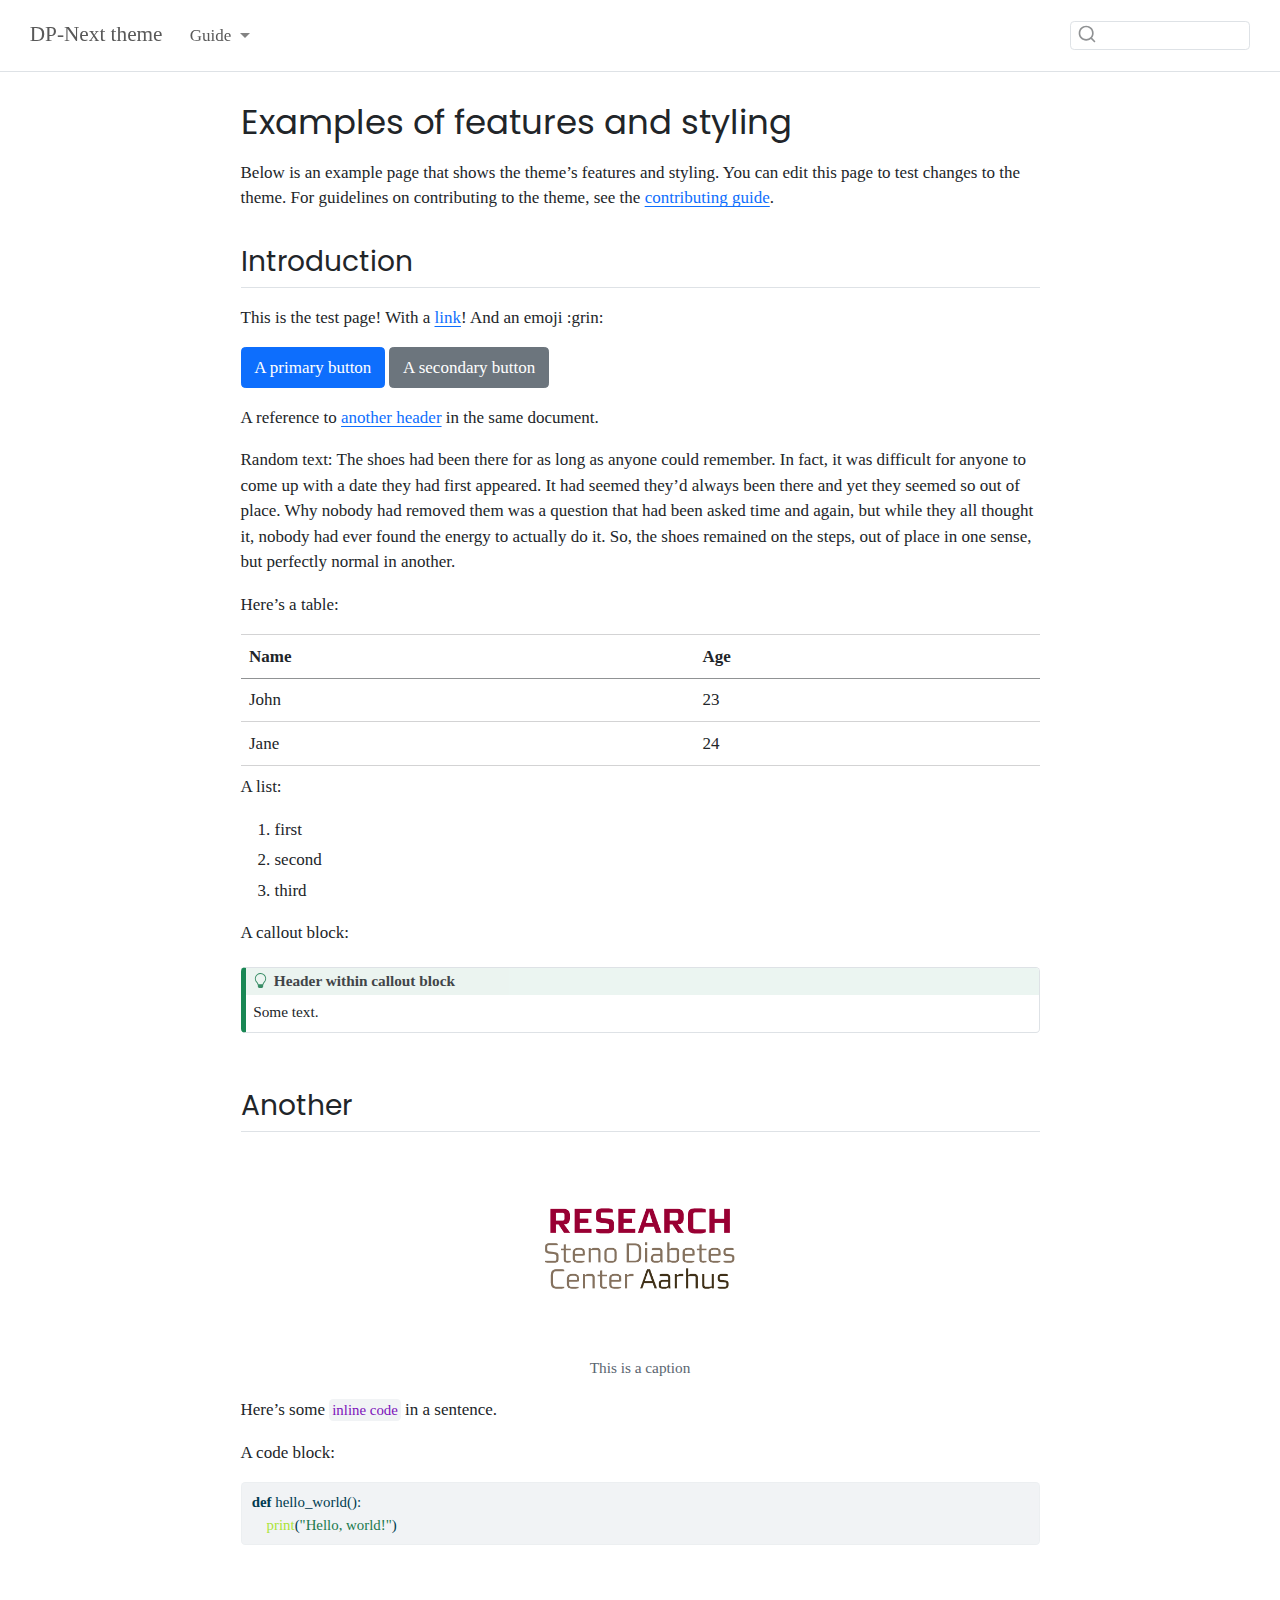
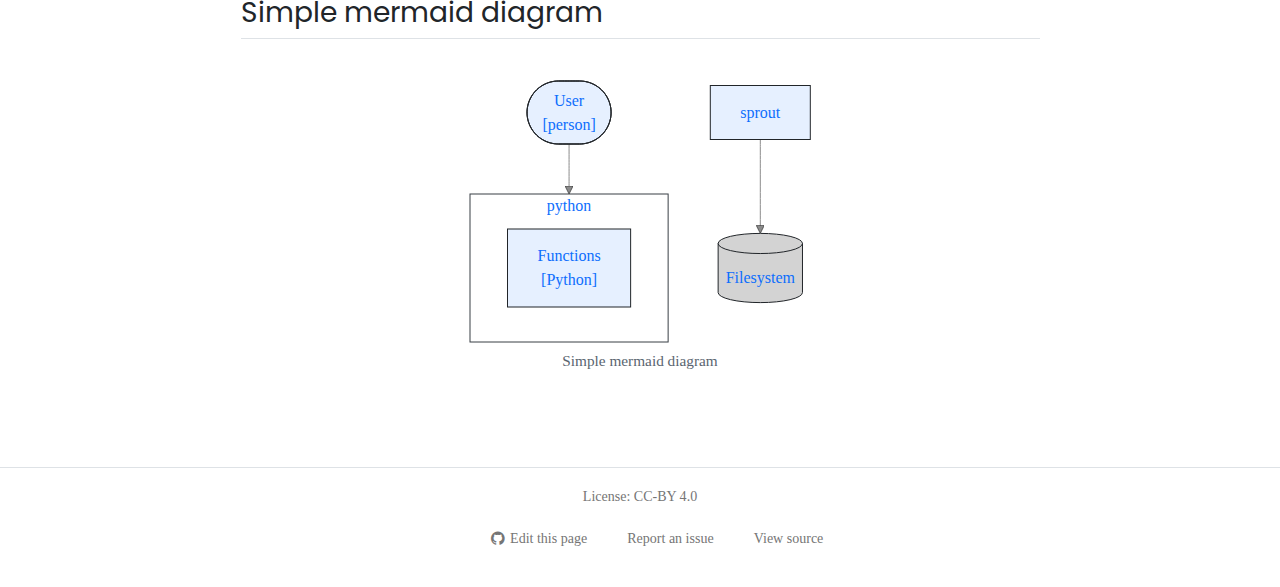
<file: example.html>
<!DOCTYPE html>
<html xmlns="http://www.w3.org/1999/xhtml" lang="en" xml:lang="en"><head>

<meta charset="utf-8">
<meta name="generator" content="quarto-1.9.37">

<meta name="viewport" content="width=device-width, initial-scale=1.0, user-scalable=yes">


<title>Examples of features and styling – DP-Next theme</title>
<style>
/* Default styles provided by pandoc.
** See https://pandoc.org/MANUAL.html#variables-for-html for config info.
*/
code{white-space: pre-wrap;}
span.smallcaps{font-variant: small-caps;}
div.columns{display: flex; gap: min(4vw, 1.5em);}
div.column{flex: auto; overflow-x: auto;}
div.hanging-indent{margin-left: 1.5em; text-indent: -1.5em;}
ul.task-list{list-style: none;}
ul.task-list li input[type="checkbox"] {
  width: 0.8em;
  margin: 0 0.8em 0.2em -1em; /* quarto-specific, see https://github.com/quarto-dev/quarto-cli/issues/4556 */ 
  vertical-align: middle;
}
/* CSS for syntax highlighting */
html { -webkit-text-size-adjust: 100%; }
pre > code.sourceCode { white-space: pre; position: relative; }
pre > code.sourceCode > span { display: inline-block; line-height: 1.25; }
pre > code.sourceCode > span:empty { height: 1.2em; }
.sourceCode { overflow: visible; }
code.sourceCode > span { color: inherit; text-decoration: inherit; }
div.sourceCode { margin: 1em 0; }
pre.sourceCode { margin: 0; }
@media screen {
div.sourceCode { overflow: auto; }
}
@media print {
pre > code.sourceCode { white-space: pre-wrap; }
pre > code.sourceCode > span { text-indent: -5em; padding-left: 5em; }
}
pre.numberSource code
  { counter-reset: source-line 0; }
pre.numberSource code > span
  { position: relative; left: -4em; counter-increment: source-line; }
pre.numberSource code > span > a:first-child::before
  { content: counter(source-line);
    position: relative; left: -1em; text-align: right; vertical-align: baseline;
    border: none; display: inline-block;
    -webkit-touch-callout: none; -webkit-user-select: none;
    -khtml-user-select: none; -moz-user-select: none;
    -ms-user-select: none; user-select: none;
    padding: 0 4px; width: 4em;
  }
pre.numberSource { margin-left: 3em;  padding-left: 4px; }
div.sourceCode
  {   }
@media screen {
pre > code.sourceCode > span > a:first-child::before { text-decoration: underline; }
}
</style>


<script src="site_libs/quarto-nav/quarto-nav.js"></script>
<script src="site_libs/clipboard/clipboard.min.js"></script>
<script src="site_libs/quarto-search/autocomplete.umd.js"></script>
<script src="site_libs/quarto-search/fuse.min.js"></script>
<script src="site_libs/quarto-search/quarto-search.js"></script>
<meta name="quarto:offset" content="./">
<script src="site_libs/quarto-html/quarto.js" type="module"></script>
<script src="site_libs/quarto-html/tabsets/tabsets.js" type="module"></script>
<script src="site_libs/quarto-html/popper.min.js"></script>
<script src="site_libs/quarto-html/tippy.umd.min.js"></script>
<script src="site_libs/quarto-html/anchor.min.js"></script>
<link href="site_libs/quarto-html/tippy.css" rel="stylesheet">
<link href="site_libs/quarto-html/quarto-syntax-highlighting-cadbb23cbdeac9c94fa83e48eb9ba5b9.css" rel="stylesheet" class="quarto-color-scheme" id="quarto-text-highlighting-styles">
<link href="site_libs/quarto-html/quarto-syntax-highlighting-dark-1ba171d4003d92d4d257b6916fd2f9d7.css" rel="stylesheet" class="quarto-color-scheme quarto-color-alternate" id="quarto-text-highlighting-styles">
<link href="site_libs/quarto-html/quarto-syntax-highlighting-cadbb23cbdeac9c94fa83e48eb9ba5b9.css" rel="stylesheet" class="quarto-color-scheme-extra" id="quarto-text-highlighting-styles">
<script src="site_libs/bootstrap/bootstrap.min.js"></script>
<link href="site_libs/bootstrap/bootstrap-icons.css" rel="stylesheet">
<link href="site_libs/bootstrap/bootstrap-4f7b1033662e44fbec17a5fb968bbb0e.min.css" rel="stylesheet" append-hash="true" class="quarto-color-scheme" id="quarto-bootstrap" data-mode="light">
<link href="site_libs/bootstrap/bootstrap-dark-4f7b1033662e44fbec17a5fb968bbb0e.min.css" rel="stylesheet" append-hash="true" class="quarto-color-scheme quarto-color-alternate" id="quarto-bootstrap" data-mode="light">
<link href="site_libs/bootstrap/bootstrap-4f7b1033662e44fbec17a5fb968bbb0e.min.css" rel="stylesheet" append-hash="true" class="quarto-color-scheme-extra" id="quarto-bootstrap" data-mode="light">
<script id="quarto-search-options" type="application/json">{
  "location": "navbar",
  "copy-button": false,
  "collapse-after": 3,
  "panel-placement": "end",
  "type": "textbox",
  "limit": 50,
  "keyboard-shortcut": [
    "f",
    "/",
    "s"
  ],
  "language": {
    "search-no-results-text": "No results",
    "search-matching-documents-text": "matching documents",
    "search-copy-link-title": "Copy link to search",
    "search-hide-matches-text": "Hide additional matches",
    "search-more-match-text": "more match in this document",
    "search-more-matches-text": "more matches in this document",
    "search-clear-button-title": "Clear",
    "search-text-placeholder": "",
    "search-detached-cancel-button-title": "Cancel",
    "search-submit-button-title": "Submit",
    "search-label": "Search"
  }
}</script>
<script src="site_libs/quarto-diagram/mermaid.min.js"></script>
<script src="site_libs/quarto-diagram/mermaid-init.js"></script>
<link href="site_libs/quarto-diagram/mermaid.css" rel="stylesheet">


</head>

<body class="nav-fixed fullcontent quarto-light">

<div id="quarto-search-results"></div>
  <header id="quarto-header" class="headroom fixed-top">
    <nav class="navbar navbar-expand-lg " data-bs-theme="dark">
      <div class="navbar-container container-fluid">
      <div class="navbar-brand-container mx-auto">
    <a class="navbar-brand" href="./index.html">
    <span class="navbar-title">DP-Next theme</span>
    </a>
  </div>
            <div id="quarto-search" class="" title="Search"></div>
          <button class="navbar-toggler" type="button" data-bs-toggle="collapse" data-bs-target="#navbarCollapse" aria-controls="navbarCollapse" role="menu" aria-expanded="false" aria-label="Toggle navigation" onclick="if (window.quartoToggleHeadroom) { window.quartoToggleHeadroom(); }">
  <span class="navbar-toggler-icon"></span>
</button>
          <div class="collapse navbar-collapse" id="navbarCollapse">
            <ul class="navbar-nav navbar-nav-scroll me-auto">
  <li class="nav-item dropdown ">
    <a class="nav-link dropdown-toggle" href="#" id="nav-menu-guide" role="link" data-bs-toggle="dropdown" aria-expanded="false">
 <span class="menu-text">Guide</span>
    </a>
    <ul class="dropdown-menu" aria-labelledby="nav-menu-guide">    
        <li>
    <a class="dropdown-item" href="./guide/using.html">
 <span class="dropdown-text">Using the theme</span></a>
  </li>  
        <li>
    <a class="dropdown-item" href="./guide/contributing.html">
 <span class="dropdown-text">Contributing</span></a>
  </li>  
        <li>
    <a class="dropdown-item" href="./example.html">
 <span class="dropdown-text">Example</span></a>
  </li>  
    </ul>
  </li>
</ul>
          </div> <!-- /navcollapse -->
            <div class="quarto-navbar-tools">
</div>
      </div> <!-- /container-fluid -->
    </nav>
</header>
<!-- content -->
<div id="quarto-content" class="quarto-container page-columns page-rows-contents page-layout-article page-navbar">
<!-- sidebar -->
<!-- margin-sidebar -->
    
<!-- main -->
<main class="content page-columns page-full" id="quarto-document-content">

<header id="title-block-header" class="quarto-title-block default">
<div class="quarto-title">
<h1 class="title">Examples of features and styling</h1>
</div>



<div class="quarto-title-meta">

    
  
    
  </div>
  


</header>


<p>Below is an example page that shows the theme’s features and styling. You can edit this page to test changes to the theme. For guidelines on contributing to the theme, see the <a href="./guide/contributing.html">contributing guide</a>.</p>
<section id="introduction" class="level2">
<h2 class="anchored" data-anchor-id="introduction">Introduction</h2>
<p>This is the test page! With a <a href="https://duckduckgo.com/">link</a>! And an emoji :grin:</p>
<p><a href="nonexisting-link" class="btn btn-primary">A primary button</a> <a href="nonexisting-link" class="btn btn-secondary">A secondary button</a></p>
<p>A reference to <a href="./index.html#another">another header</a> in the same document.</p>
<p>Random text: The shoes had been there for as long as anyone could remember. In fact, it was difficult for anyone to come up with a date they had first appeared. It had seemed they’d always been there and yet they seemed so out of place. Why nobody had removed them was a question that had been asked time and again, but while they all thought it, nobody had ever found the energy to actually do it. So, the shoes remained on the steps, out of place in one sense, but perfectly normal in another.</p>
<p>Here’s a table:</p>
<table class="caption-top table">
<thead>
<tr class="header">
<th>Name</th>
<th>Age</th>
</tr>
</thead>
<tbody>
<tr class="odd">
<td>John</td>
<td>23</td>
</tr>
<tr class="even">
<td>Jane</td>
<td>24</td>
</tr>
</tbody>
</table>
<p>A list:</p>
<ol type="1">
<li>first</li>
<li>second</li>
<li>third</li>
</ol>
<p>A callout block:</p>
<div class="callout callout-style-default callout-tip callout-titled">
<div class="callout-header d-flex align-content-center">
<div class="callout-icon-container">
<i class="callout-icon"></i>
</div>
<div class="callout-title-container flex-fill">
<span class="screen-reader-only">Tip</span>Header within callout block
</div>
</div>
<div class="callout-body-container callout-body">
<p>Some text.</p>
</div>
</div>
</section>
<section id="another" class="level2">
<h2 class="anchored" data-anchor-id="another">Another</h2>
<div class="quarto-figure quarto-figure-center">
<figure class="figure">
<p><img src="site_libs/quarto-contrib/quarto-project/dp-next-theme/logos/sdca.png" class="img-fluid figure-img" width="200"></p>
<figcaption>This is a caption</figcaption>
</figure>
</div>
<p>Here’s some <code>inline code</code> in a sentence.</p>
<p>A code block:</p>
<div class="code-copy-outer-scaffold"><div class="sourceCode" id="cb1"><pre class="sourceCode python code-with-copy"><code class="sourceCode python"><span id="cb1-1"><a href="#cb1-1" aria-hidden="true" tabindex="-1"></a><span class="kw">def</span> hello_world():</span>
<span id="cb1-2"><a href="#cb1-2" aria-hidden="true" tabindex="-1"></a>    <span class="bu">print</span>(<span class="st">"Hello, world!"</span>)</span></code></pre></div><button title="Copy to Clipboard" class="code-copy-button"><i class="bi"></i></button></div>
</section>
<section id="simple-mermaid-diagram" class="level2 page-columns page-full">
<h2 class="anchored" data-anchor-id="simple-mermaid-diagram">Simple mermaid diagram</h2>
<div class="column-page">
<div class="cell" data-layout-align="default">
<div class="cell-output-display">
<div>
<p></p><figure class="figure"><p></p>
<div>
<pre class="mermaid mermaid-js">flowchart TB
    user(["User&lt;br&gt;[person]"])
    subgraph python
        package["Functions&lt;br&gt;[Python]"]
    end
    output[("Filesystem")]

    user --&gt; python:::system
    sprout --&gt; output:::external

    classDef system fill:none
    classDef external fill:lightgrey
</pre>
</div>
<p></p><figcaption> Simple mermaid diagram</figcaption> </figure><p></p>
</div>
</div>
</div>
</div>


</section>

</main> <!-- /main -->
<script id="quarto-html-after-body" type="application/javascript">
  window.document.addEventListener("DOMContentLoaded", function (event) {
    const icon = "";
    const anchorJS = new window.AnchorJS();
    anchorJS.options = {
      placement: 'right',
      icon: icon
    };
    anchorJS.add('.anchored');
    const isCodeAnnotation = (el) => {
      for (const clz of el.classList) {
        if (clz.startsWith('code-annotation-')) {                     
          return true;
        }
      }
      return false;
    }
    const onCopySuccess = function(e) {
      // button target
      const button = e.trigger;
      // don't keep focus
      button.blur();
      // flash "checked"
      button.classList.add('code-copy-button-checked');
      var currentTitle = button.getAttribute("title");
      button.setAttribute("title", "Copied!");
      let tooltip;
      if (window.bootstrap) {
        button.setAttribute("data-bs-toggle", "tooltip");
        button.setAttribute("data-bs-placement", "left");
        button.setAttribute("data-bs-title", "Copied!");
        tooltip = new bootstrap.Tooltip(button, 
          { trigger: "manual", 
            customClass: "code-copy-button-tooltip",
            offset: [0, -8]});
        tooltip.show();    
      }
      setTimeout(function() {
        if (tooltip) {
          tooltip.hide();
          button.removeAttribute("data-bs-title");
          button.removeAttribute("data-bs-toggle");
          button.removeAttribute("data-bs-placement");
        }
        button.setAttribute("title", currentTitle);
        button.classList.remove('code-copy-button-checked');
      }, 1000);
      // clear code selection
      e.clearSelection();
    }
    const getTextToCopy = function(trigger) {
      const outerScaffold = trigger.parentElement.cloneNode(true);
      const codeEl = outerScaffold.querySelector('code');
      for (const childEl of codeEl.children) {
        if (isCodeAnnotation(childEl)) {
          childEl.remove();
        }
      }
      return codeEl.innerText;
    }
    const clipboard = new window.ClipboardJS('.code-copy-button:not([data-in-quarto-modal])', {
      text: getTextToCopy
    });
    clipboard.on('success', onCopySuccess);
    if (window.document.getElementById('quarto-embedded-source-code-modal')) {
      const clipboardModal = new window.ClipboardJS('.code-copy-button[data-in-quarto-modal]', {
        text: getTextToCopy,
        container: window.document.getElementById('quarto-embedded-source-code-modal')
      });
      clipboardModal.on('success', onCopySuccess);
    }
      var localhostRegex = new RegExp(/^(?:http|https):\/\/localhost\:?[0-9]*\//);
      var mailtoRegex = new RegExp(/^mailto:/);
        var filterRegex = new RegExp("https:\/\/dp-next\.github\.io\/dp-next-theme\/");
      var isInternal = (href) => {
          return filterRegex.test(href) || localhostRegex.test(href) || mailtoRegex.test(href);
      }
      // Inspect non-navigation links and adorn them if external
     var links = window.document.querySelectorAll('a[href]:not(.nav-link):not(.navbar-brand):not(.toc-action):not(.sidebar-link):not(.sidebar-item-toggle):not(.pagination-link):not(.no-external):not([aria-hidden]):not(.dropdown-item):not(.quarto-navigation-tool):not(.about-link)');
      for (var i=0; i<links.length; i++) {
        const link = links[i];
        if (!isInternal(link.href)) {
          // undo the damage that might have been done by quarto-nav.js in the case of
          // links that we want to consider external
          if (link.dataset.originalHref !== undefined) {
            link.href = link.dataset.originalHref;
          }
        }
      }
    function tippyHover(el, contentFn, onTriggerFn, onUntriggerFn) {
      const config = {
        allowHTML: true,
        maxWidth: 500,
        delay: 100,
        arrow: false,
        appendTo: function(el) {
            return el.parentElement;
        },
        interactive: true,
        interactiveBorder: 10,
        theme: 'quarto',
        placement: 'bottom-start',
      };
      if (contentFn) {
        config.content = contentFn;
      }
      if (onTriggerFn) {
        config.onTrigger = onTriggerFn;
      }
      if (onUntriggerFn) {
        config.onUntrigger = onUntriggerFn;
      }
      window.tippy(el, config); 
    }
    const noterefs = window.document.querySelectorAll('a[role="doc-noteref"]');
    for (var i=0; i<noterefs.length; i++) {
      const ref = noterefs[i];
      tippyHover(ref, function() {
        // use id or data attribute instead here
        let href = ref.getAttribute('data-footnote-href') || ref.getAttribute('href');
        try { href = new URL(href).hash; } catch {}
        const id = href.replace(/^#\/?/, "");
        const note = window.document.getElementById(id);
        if (note) {
          return note.innerHTML;
        } else {
          return "";
        }
      });
    }
    const xrefs = window.document.querySelectorAll('a.quarto-xref');
    const processXRef = (id, note) => {
      // Strip column container classes
      const stripColumnClz = (el) => {
        el.classList.remove("page-full", "page-columns");
        if (el.children) {
          for (const child of el.children) {
            stripColumnClz(child);
          }
        }
      }
      stripColumnClz(note)
      if (id === null || id.startsWith('sec-')) {
        // Special case sections, only their first couple elements
        const container = document.createElement("div");
        if (note.children && note.children.length > 2) {
          container.appendChild(note.children[0].cloneNode(true));
          for (let i = 1; i < note.children.length; i++) {
            const child = note.children[i];
            if (child.tagName === "P" && child.innerText === "") {
              continue;
            } else {
              container.appendChild(child.cloneNode(true));
              break;
            }
          }
          if (window.Quarto?.typesetMath) {
            window.Quarto.typesetMath(container);
          }
          return container.innerHTML
        } else {
          if (window.Quarto?.typesetMath) {
            window.Quarto.typesetMath(note);
          }
          return note.innerHTML;
        }
      } else {
        // Remove any anchor links if they are present
        const anchorLink = note.querySelector('a.anchorjs-link');
        if (anchorLink) {
          anchorLink.remove();
        }
        if (window.Quarto?.typesetMath) {
          window.Quarto.typesetMath(note);
        }
        if (note.classList.contains("callout")) {
          return note.outerHTML;
        } else {
          return note.innerHTML;
        }
      }
    }
    for (var i=0; i<xrefs.length; i++) {
      const xref = xrefs[i];
      tippyHover(xref, undefined, function(instance) {
        instance.disable();
        let url = xref.getAttribute('href');
        let hash = undefined; 
        if (url.startsWith('#')) {
          hash = url;
        } else {
          try { hash = new URL(url).hash; } catch {}
        }
        if (hash) {
          const id = hash.replace(/^#\/?/, "");
          const note = window.document.getElementById(id);
          if (note !== null) {
            try {
              const html = processXRef(id, note.cloneNode(true));
              instance.setContent(html);
            } finally {
              instance.enable();
              instance.show();
            }
          } else {
            // See if we can fetch this
            fetch(url.split('#')[0])
            .then(res => res.text())
            .then(html => {
              const parser = new DOMParser();
              const htmlDoc = parser.parseFromString(html, "text/html");
              const note = htmlDoc.getElementById(id);
              if (note !== null) {
                const html = processXRef(id, note);
                instance.setContent(html);
              } 
            }).finally(() => {
              instance.enable();
              instance.show();
            });
          }
        } else {
          // See if we can fetch a full url (with no hash to target)
          // This is a special case and we should probably do some content thinning / targeting
          fetch(url)
          .then(res => res.text())
          .then(html => {
            const parser = new DOMParser();
            const htmlDoc = parser.parseFromString(html, "text/html");
            const note = htmlDoc.querySelector('main.content');
            if (note !== null) {
              // This should only happen for chapter cross references
              // (since there is no id in the URL)
              // remove the first header
              if (note.children.length > 0 && note.children[0].tagName === "HEADER") {
                note.children[0].remove();
              }
              const html = processXRef(null, note);
              instance.setContent(html);
            } 
          }).finally(() => {
            instance.enable();
            instance.show();
          });
        }
      }, function(instance) {
      });
    }
        let selectedAnnoteEl;
        const selectorForAnnotation = ( cell, annotation) => {
          let cellAttr = 'data-code-cell="' + cell + '"';
          let lineAttr = 'data-code-annotation="' +  annotation + '"';
          const selector = 'span[' + cellAttr + '][' + lineAttr + ']';
          return selector;
        }
        const selectCodeLines = (annoteEl) => {
          const doc = window.document;
          const targetCell = annoteEl.getAttribute("data-target-cell");
          const targetAnnotation = annoteEl.getAttribute("data-target-annotation");
          const annoteSpan = window.document.querySelector(selectorForAnnotation(targetCell, targetAnnotation));
          const lines = annoteSpan.getAttribute("data-code-lines").split(",");
          const lineIds = lines.map((line) => {
            return targetCell + "-" + line;
          })
          let top = null;
          let height = null;
          let parent = null;
          if (lineIds.length > 0) {
              //compute the position of the single el (top and bottom and make a div)
              const el = window.document.getElementById(lineIds[0]);
              top = el.offsetTop;
              height = el.offsetHeight;
              parent = el.parentElement.parentElement;
            if (lineIds.length > 1) {
              const lastEl = window.document.getElementById(lineIds[lineIds.length - 1]);
              const bottom = lastEl.offsetTop + lastEl.offsetHeight;
              height = bottom - top;
            }
            if (top !== null && height !== null && parent !== null) {
              // cook up a div (if necessary) and position it 
              let div = window.document.getElementById("code-annotation-line-highlight");
              if (div === null) {
                div = window.document.createElement("div");
                div.setAttribute("id", "code-annotation-line-highlight");
                div.style.position = 'absolute';
                parent.appendChild(div);
              }
              div.style.top = top - 2 + "px";
              div.style.height = height + 4 + "px";
              div.style.left = 0;
              let gutterDiv = window.document.getElementById("code-annotation-line-highlight-gutter");
              if (gutterDiv === null) {
                gutterDiv = window.document.createElement("div");
                gutterDiv.setAttribute("id", "code-annotation-line-highlight-gutter");
                gutterDiv.style.position = 'absolute';
                const codeCell = window.document.getElementById(targetCell);
                const gutter = codeCell.querySelector('.code-annotation-gutter');
                gutter.appendChild(gutterDiv);
              }
              gutterDiv.style.top = top - 2 + "px";
              gutterDiv.style.height = height + 4 + "px";
            }
            selectedAnnoteEl = annoteEl;
          }
        };
        const unselectCodeLines = () => {
          const elementsIds = ["code-annotation-line-highlight", "code-annotation-line-highlight-gutter"];
          elementsIds.forEach((elId) => {
            const div = window.document.getElementById(elId);
            if (div) {
              div.remove();
            }
          });
          selectedAnnoteEl = undefined;
        };
          // Handle positioning of the toggle
      window.addEventListener(
        "resize",
        throttle(() => {
          elRect = undefined;
          if (selectedAnnoteEl) {
            selectCodeLines(selectedAnnoteEl);
          }
        }, 10)
      );
      function throttle(fn, ms) {
      let throttle = false;
      let timer;
        return (...args) => {
          if(!throttle) { // first call gets through
              fn.apply(this, args);
              throttle = true;
          } else { // all the others get throttled
              if(timer) clearTimeout(timer); // cancel #2
              timer = setTimeout(() => {
                fn.apply(this, args);
                timer = throttle = false;
              }, ms);
          }
        };
      }
        // Attach click handler to the DT
        const annoteDls = window.document.querySelectorAll('dt[data-target-cell]');
        for (const annoteDlNode of annoteDls) {
          annoteDlNode.addEventListener('click', (event) => {
            const clickedEl = event.target;
            if (clickedEl !== selectedAnnoteEl) {
              unselectCodeLines();
              const activeEl = window.document.querySelector('dt[data-target-cell].code-annotation-active');
              if (activeEl) {
                activeEl.classList.remove('code-annotation-active');
              }
              selectCodeLines(clickedEl);
              clickedEl.classList.add('code-annotation-active');
            } else {
              // Unselect the line
              unselectCodeLines();
              clickedEl.classList.remove('code-annotation-active');
            }
          });
        }
    const findCites = (el) => {
      const parentEl = el.parentElement;
      if (parentEl) {
        const cites = parentEl.dataset.cites;
        if (cites) {
          return {
            el,
            cites: cites.split(' ')
          };
        } else {
          return findCites(el.parentElement)
        }
      } else {
        return undefined;
      }
    };
    var bibliorefs = window.document.querySelectorAll('a[role="doc-biblioref"]');
    for (var i=0; i<bibliorefs.length; i++) {
      const ref = bibliorefs[i];
      const citeInfo = findCites(ref);
      if (citeInfo) {
        tippyHover(citeInfo.el, function() {
          var popup = window.document.createElement('div');
          citeInfo.cites.forEach(function(cite) {
            var citeDiv = window.document.createElement('div');
            citeDiv.classList.add('hanging-indent');
            citeDiv.classList.add('csl-entry');
            var biblioDiv = window.document.getElementById('ref-' + cite);
            if (biblioDiv) {
              citeDiv.innerHTML = biblioDiv.innerHTML;
            }
            popup.appendChild(citeDiv);
          });
          return popup.innerHTML;
        });
      }
    }
  });
  </script>
</div> <!-- /content -->
<footer class="footer">
  <div class="nav-footer">
    <div class="nav-footer-left">
      &nbsp;
    </div>   
    <div class="nav-footer-center">
      <ul class="footer-items list-unstyled">
    <li class="nav-item">
 License: CC-BY 4.0
  </li>  
</ul>
    <div class="toc-actions"><ul><li><a href="https://github.com/dp-next/dp-next-theme/edit/main/example.qmd" class="toc-action"><i class="bi bi-github"></i>Edit this page</a></li><li><a href="https://github.com/dp-next/dp-next-theme/issues/new" class="toc-action"><i class="bi empty"></i>Report an issue</a></li><li><a href="https://github.com/dp-next/dp-next-theme/blob/main/example.qmd" class="toc-action"><i class="bi empty"></i>View source</a></li></ul></div></div>
    <div class="nav-footer-right">
      &nbsp;
    </div>
  </div>
</footer>




</body></html>
</file>
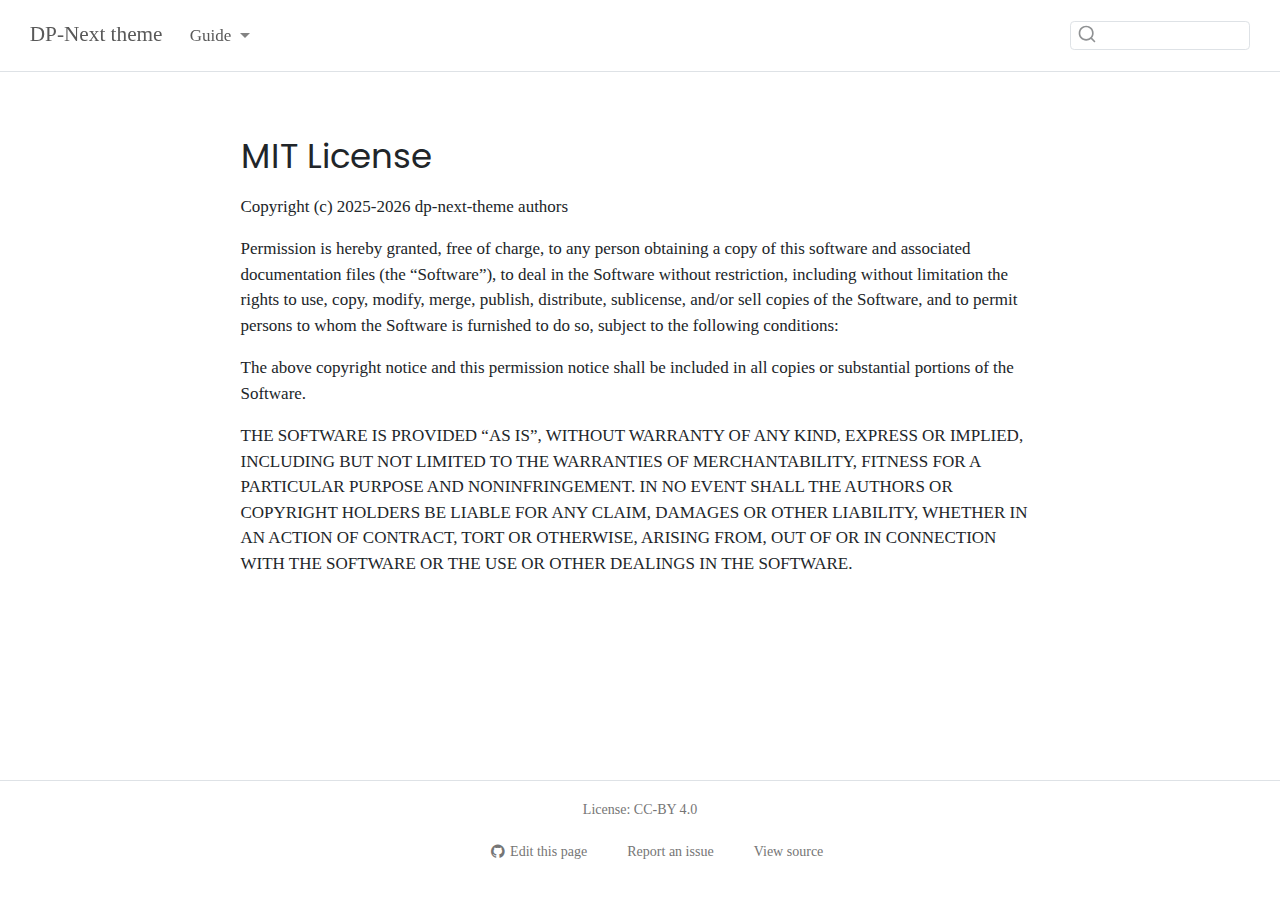
<file: LICENSE.html>
<!DOCTYPE html>
<html xmlns="http://www.w3.org/1999/xhtml" lang="en" xml:lang="en"><head>

<meta charset="utf-8">
<meta name="generator" content="quarto-1.9.36">

<meta name="viewport" content="width=device-width, initial-scale=1.0, user-scalable=yes">


<title>license – DP-Next theme</title>
<style>
/* Default styles provided by pandoc.
** See https://pandoc.org/MANUAL.html#variables-for-html for config info.
*/
code{white-space: pre-wrap;}
span.smallcaps{font-variant: small-caps;}
div.columns{display: flex; gap: min(4vw, 1.5em);}
div.column{flex: auto; overflow-x: auto;}
div.hanging-indent{margin-left: 1.5em; text-indent: -1.5em;}
ul.task-list{list-style: none;}
ul.task-list li input[type="checkbox"] {
  width: 0.8em;
  margin: 0 0.8em 0.2em -1em; /* quarto-specific, see https://github.com/quarto-dev/quarto-cli/issues/4556 */ 
  vertical-align: middle;
}
</style>


<script src="site_libs/quarto-nav/quarto-nav.js"></script>
<script src="site_libs/clipboard/clipboard.min.js"></script>
<script src="site_libs/quarto-search/autocomplete.umd.js"></script>
<script src="site_libs/quarto-search/fuse.min.js"></script>
<script src="site_libs/quarto-search/quarto-search.js"></script>
<meta name="quarto:offset" content="./">
<script src="site_libs/quarto-html/quarto.js" type="module"></script>
<script src="site_libs/quarto-html/tabsets/tabsets.js" type="module"></script>
<script src="site_libs/quarto-html/popper.min.js"></script>
<script src="site_libs/quarto-html/tippy.umd.min.js"></script>
<script src="site_libs/quarto-html/anchor.min.js"></script>
<link href="site_libs/quarto-html/tippy.css" rel="stylesheet">
<link href="site_libs/quarto-html/quarto-syntax-highlighting-024b7163335812e5b6b868b4c05d42d9.css" rel="stylesheet" class="quarto-color-scheme" id="quarto-text-highlighting-styles">
<link href="site_libs/quarto-html/quarto-syntax-highlighting-dark-c5c7ad07effa45f23a1f540c32a31a43.css" rel="stylesheet" class="quarto-color-scheme quarto-color-alternate" id="quarto-text-highlighting-styles">
<link href="site_libs/quarto-html/quarto-syntax-highlighting-024b7163335812e5b6b868b4c05d42d9.css" rel="stylesheet" class="quarto-color-scheme-extra" id="quarto-text-highlighting-styles">
<script src="site_libs/bootstrap/bootstrap.min.js"></script>
<link href="site_libs/bootstrap/bootstrap-icons.css" rel="stylesheet">
<link href="site_libs/bootstrap/bootstrap-509dde6b6b97739ad7345422a914abab.min.css" rel="stylesheet" append-hash="true" class="quarto-color-scheme" id="quarto-bootstrap" data-mode="light">
<link href="site_libs/bootstrap/bootstrap-dark-509dde6b6b97739ad7345422a914abab.min.css" rel="stylesheet" append-hash="true" class="quarto-color-scheme quarto-color-alternate" id="quarto-bootstrap" data-mode="light">
<link href="site_libs/bootstrap/bootstrap-509dde6b6b97739ad7345422a914abab.min.css" rel="stylesheet" append-hash="true" class="quarto-color-scheme-extra" id="quarto-bootstrap" data-mode="light">
<script id="quarto-search-options" type="application/json">{
  "location": "navbar",
  "copy-button": false,
  "collapse-after": 3,
  "panel-placement": "end",
  "type": "textbox",
  "limit": 50,
  "keyboard-shortcut": [
    "f",
    "/",
    "s"
  ],
  "language": {
    "search-no-results-text": "No results",
    "search-matching-documents-text": "matching documents",
    "search-copy-link-title": "Copy link to search",
    "search-hide-matches-text": "Hide additional matches",
    "search-more-match-text": "more match in this document",
    "search-more-matches-text": "more matches in this document",
    "search-clear-button-title": "Clear",
    "search-text-placeholder": "",
    "search-detached-cancel-button-title": "Cancel",
    "search-submit-button-title": "Submit",
    "search-label": "Search"
  }
}</script>


</head>

<body class="nav-fixed fullcontent quarto-light">

<div id="quarto-search-results"></div>
  <header id="quarto-header" class="headroom fixed-top">
    <nav class="navbar navbar-expand-lg " data-bs-theme="dark">
      <div class="navbar-container container-fluid">
      <div class="navbar-brand-container mx-auto">
    <a class="navbar-brand" href="./index.html">
    <span class="navbar-title">DP-Next theme</span>
    </a>
  </div>
            <div id="quarto-search" class="" title="Search"></div>
          <button class="navbar-toggler" type="button" data-bs-toggle="collapse" data-bs-target="#navbarCollapse" aria-controls="navbarCollapse" role="menu" aria-expanded="false" aria-label="Toggle navigation" onclick="if (window.quartoToggleHeadroom) { window.quartoToggleHeadroom(); }">
  <span class="navbar-toggler-icon"></span>
</button>
          <div class="collapse navbar-collapse" id="navbarCollapse">
            <ul class="navbar-nav navbar-nav-scroll me-auto">
  <li class="nav-item dropdown ">
    <a class="nav-link dropdown-toggle" href="#" id="nav-menu-guide" role="link" data-bs-toggle="dropdown" aria-expanded="false">
 <span class="menu-text">Guide</span>
    </a>
    <ul class="dropdown-menu" aria-labelledby="nav-menu-guide">    
        <li>
    <a class="dropdown-item" href="./guide/using.html">
 <span class="dropdown-text">Using the theme</span></a>
  </li>  
        <li>
    <a class="dropdown-item" href="./guide/contributing.html">
 <span class="dropdown-text">Contributing</span></a>
  </li>  
        <li>
    <a class="dropdown-item" href="./example.html">
 <span class="dropdown-text">Example</span></a>
  </li>  
    </ul>
  </li>
</ul>
          </div> <!-- /navcollapse -->
            <div class="quarto-navbar-tools">
</div>
      </div> <!-- /container-fluid -->
    </nav>
</header>
<!-- content -->
<div id="quarto-content" class="quarto-container page-columns page-rows-contents page-layout-article page-navbar">
<!-- sidebar -->
<!-- margin-sidebar -->
    
<!-- main -->
<main class="content" id="quarto-document-content"><header id="title-block-header" class="quarto-title-block"></header>




<section id="mit-license" class="level1">
<h1>MIT License</h1>
<p>Copyright (c) 2025-2026 dp-next-theme authors</p>
<p>Permission is hereby granted, free of charge, to any person obtaining a copy of this software and associated documentation files (the “Software”), to deal in the Software without restriction, including without limitation the rights to use, copy, modify, merge, publish, distribute, sublicense, and/or sell copies of the Software, and to permit persons to whom the Software is furnished to do so, subject to the following conditions:</p>
<p>The above copyright notice and this permission notice shall be included in all copies or substantial portions of the Software.</p>
<p>THE SOFTWARE IS PROVIDED “AS IS”, WITHOUT WARRANTY OF ANY KIND, EXPRESS OR IMPLIED, INCLUDING BUT NOT LIMITED TO THE WARRANTIES OF MERCHANTABILITY, FITNESS FOR A PARTICULAR PURPOSE AND NONINFRINGEMENT. IN NO EVENT SHALL THE AUTHORS OR COPYRIGHT HOLDERS BE LIABLE FOR ANY CLAIM, DAMAGES OR OTHER LIABILITY, WHETHER IN AN ACTION OF CONTRACT, TORT OR OTHERWISE, ARISING FROM, OUT OF OR IN CONNECTION WITH THE SOFTWARE OR THE USE OR OTHER DEALINGS IN THE SOFTWARE.</p>


</section>

</main> <!-- /main -->
<script id="quarto-html-after-body" type="application/javascript">
  window.document.addEventListener("DOMContentLoaded", function (event) {
    const icon = "";
    const anchorJS = new window.AnchorJS();
    anchorJS.options = {
      placement: 'right',
      icon: icon
    };
    anchorJS.add('.anchored');
    const isCodeAnnotation = (el) => {
      for (const clz of el.classList) {
        if (clz.startsWith('code-annotation-')) {                     
          return true;
        }
      }
      return false;
    }
    const onCopySuccess = function(e) {
      // button target
      const button = e.trigger;
      // don't keep focus
      button.blur();
      // flash "checked"
      button.classList.add('code-copy-button-checked');
      var currentTitle = button.getAttribute("title");
      button.setAttribute("title", "Copied!");
      let tooltip;
      if (window.bootstrap) {
        button.setAttribute("data-bs-toggle", "tooltip");
        button.setAttribute("data-bs-placement", "left");
        button.setAttribute("data-bs-title", "Copied!");
        tooltip = new bootstrap.Tooltip(button, 
          { trigger: "manual", 
            customClass: "code-copy-button-tooltip",
            offset: [0, -8]});
        tooltip.show();    
      }
      setTimeout(function() {
        if (tooltip) {
          tooltip.hide();
          button.removeAttribute("data-bs-title");
          button.removeAttribute("data-bs-toggle");
          button.removeAttribute("data-bs-placement");
        }
        button.setAttribute("title", currentTitle);
        button.classList.remove('code-copy-button-checked');
      }, 1000);
      // clear code selection
      e.clearSelection();
    }
    const getTextToCopy = function(trigger) {
      const outerScaffold = trigger.parentElement.cloneNode(true);
      const codeEl = outerScaffold.querySelector('code');
      for (const childEl of codeEl.children) {
        if (isCodeAnnotation(childEl)) {
          childEl.remove();
        }
      }
      return codeEl.innerText;
    }
    const clipboard = new window.ClipboardJS('.code-copy-button:not([data-in-quarto-modal])', {
      text: getTextToCopy
    });
    clipboard.on('success', onCopySuccess);
    if (window.document.getElementById('quarto-embedded-source-code-modal')) {
      const clipboardModal = new window.ClipboardJS('.code-copy-button[data-in-quarto-modal]', {
        text: getTextToCopy,
        container: window.document.getElementById('quarto-embedded-source-code-modal')
      });
      clipboardModal.on('success', onCopySuccess);
    }
      var localhostRegex = new RegExp(/^(?:http|https):\/\/localhost\:?[0-9]*\//);
      var mailtoRegex = new RegExp(/^mailto:/);
        var filterRegex = new RegExp("https:\/\/dp-next\.github\.io\/dp-next-theme\/");
      var isInternal = (href) => {
          return filterRegex.test(href) || localhostRegex.test(href) || mailtoRegex.test(href);
      }
      // Inspect non-navigation links and adorn them if external
     var links = window.document.querySelectorAll('a[href]:not(.nav-link):not(.navbar-brand):not(.toc-action):not(.sidebar-link):not(.sidebar-item-toggle):not(.pagination-link):not(.no-external):not([aria-hidden]):not(.dropdown-item):not(.quarto-navigation-tool):not(.about-link)');
      for (var i=0; i<links.length; i++) {
        const link = links[i];
        if (!isInternal(link.href)) {
          // undo the damage that might have been done by quarto-nav.js in the case of
          // links that we want to consider external
          if (link.dataset.originalHref !== undefined) {
            link.href = link.dataset.originalHref;
          }
        }
      }
    function tippyHover(el, contentFn, onTriggerFn, onUntriggerFn) {
      const config = {
        allowHTML: true,
        maxWidth: 500,
        delay: 100,
        arrow: false,
        appendTo: function(el) {
            return el.parentElement;
        },
        interactive: true,
        interactiveBorder: 10,
        theme: 'quarto',
        placement: 'bottom-start',
      };
      if (contentFn) {
        config.content = contentFn;
      }
      if (onTriggerFn) {
        config.onTrigger = onTriggerFn;
      }
      if (onUntriggerFn) {
        config.onUntrigger = onUntriggerFn;
      }
      window.tippy(el, config); 
    }
    const noterefs = window.document.querySelectorAll('a[role="doc-noteref"]');
    for (var i=0; i<noterefs.length; i++) {
      const ref = noterefs[i];
      tippyHover(ref, function() {
        // use id or data attribute instead here
        let href = ref.getAttribute('data-footnote-href') || ref.getAttribute('href');
        try { href = new URL(href).hash; } catch {}
        const id = href.replace(/^#\/?/, "");
        const note = window.document.getElementById(id);
        if (note) {
          return note.innerHTML;
        } else {
          return "";
        }
      });
    }
    const xrefs = window.document.querySelectorAll('a.quarto-xref');
    const processXRef = (id, note) => {
      // Strip column container classes
      const stripColumnClz = (el) => {
        el.classList.remove("page-full", "page-columns");
        if (el.children) {
          for (const child of el.children) {
            stripColumnClz(child);
          }
        }
      }
      stripColumnClz(note)
      if (id === null || id.startsWith('sec-')) {
        // Special case sections, only their first couple elements
        const container = document.createElement("div");
        if (note.children && note.children.length > 2) {
          container.appendChild(note.children[0].cloneNode(true));
          for (let i = 1; i < note.children.length; i++) {
            const child = note.children[i];
            if (child.tagName === "P" && child.innerText === "") {
              continue;
            } else {
              container.appendChild(child.cloneNode(true));
              break;
            }
          }
          if (window.Quarto?.typesetMath) {
            window.Quarto.typesetMath(container);
          }
          return container.innerHTML
        } else {
          if (window.Quarto?.typesetMath) {
            window.Quarto.typesetMath(note);
          }
          return note.innerHTML;
        }
      } else {
        // Remove any anchor links if they are present
        const anchorLink = note.querySelector('a.anchorjs-link');
        if (anchorLink) {
          anchorLink.remove();
        }
        if (window.Quarto?.typesetMath) {
          window.Quarto.typesetMath(note);
        }
        if (note.classList.contains("callout")) {
          return note.outerHTML;
        } else {
          return note.innerHTML;
        }
      }
    }
    for (var i=0; i<xrefs.length; i++) {
      const xref = xrefs[i];
      tippyHover(xref, undefined, function(instance) {
        instance.disable();
        let url = xref.getAttribute('href');
        let hash = undefined; 
        if (url.startsWith('#')) {
          hash = url;
        } else {
          try { hash = new URL(url).hash; } catch {}
        }
        if (hash) {
          const id = hash.replace(/^#\/?/, "");
          const note = window.document.getElementById(id);
          if (note !== null) {
            try {
              const html = processXRef(id, note.cloneNode(true));
              instance.setContent(html);
            } finally {
              instance.enable();
              instance.show();
            }
          } else {
            // See if we can fetch this
            fetch(url.split('#')[0])
            .then(res => res.text())
            .then(html => {
              const parser = new DOMParser();
              const htmlDoc = parser.parseFromString(html, "text/html");
              const note = htmlDoc.getElementById(id);
              if (note !== null) {
                const html = processXRef(id, note);
                instance.setContent(html);
              } 
            }).finally(() => {
              instance.enable();
              instance.show();
            });
          }
        } else {
          // See if we can fetch a full url (with no hash to target)
          // This is a special case and we should probably do some content thinning / targeting
          fetch(url)
          .then(res => res.text())
          .then(html => {
            const parser = new DOMParser();
            const htmlDoc = parser.parseFromString(html, "text/html");
            const note = htmlDoc.querySelector('main.content');
            if (note !== null) {
              // This should only happen for chapter cross references
              // (since there is no id in the URL)
              // remove the first header
              if (note.children.length > 0 && note.children[0].tagName === "HEADER") {
                note.children[0].remove();
              }
              const html = processXRef(null, note);
              instance.setContent(html);
            } 
          }).finally(() => {
            instance.enable();
            instance.show();
          });
        }
      }, function(instance) {
      });
    }
        let selectedAnnoteEl;
        const selectorForAnnotation = ( cell, annotation) => {
          let cellAttr = 'data-code-cell="' + cell + '"';
          let lineAttr = 'data-code-annotation="' +  annotation + '"';
          const selector = 'span[' + cellAttr + '][' + lineAttr + ']';
          return selector;
        }
        const selectCodeLines = (annoteEl) => {
          const doc = window.document;
          const targetCell = annoteEl.getAttribute("data-target-cell");
          const targetAnnotation = annoteEl.getAttribute("data-target-annotation");
          const annoteSpan = window.document.querySelector(selectorForAnnotation(targetCell, targetAnnotation));
          const lines = annoteSpan.getAttribute("data-code-lines").split(",");
          const lineIds = lines.map((line) => {
            return targetCell + "-" + line;
          })
          let top = null;
          let height = null;
          let parent = null;
          if (lineIds.length > 0) {
              //compute the position of the single el (top and bottom and make a div)
              const el = window.document.getElementById(lineIds[0]);
              top = el.offsetTop;
              height = el.offsetHeight;
              parent = el.parentElement.parentElement;
            if (lineIds.length > 1) {
              const lastEl = window.document.getElementById(lineIds[lineIds.length - 1]);
              const bottom = lastEl.offsetTop + lastEl.offsetHeight;
              height = bottom - top;
            }
            if (top !== null && height !== null && parent !== null) {
              // cook up a div (if necessary) and position it 
              let div = window.document.getElementById("code-annotation-line-highlight");
              if (div === null) {
                div = window.document.createElement("div");
                div.setAttribute("id", "code-annotation-line-highlight");
                div.style.position = 'absolute';
                parent.appendChild(div);
              }
              div.style.top = top - 2 + "px";
              div.style.height = height + 4 + "px";
              div.style.left = 0;
              let gutterDiv = window.document.getElementById("code-annotation-line-highlight-gutter");
              if (gutterDiv === null) {
                gutterDiv = window.document.createElement("div");
                gutterDiv.setAttribute("id", "code-annotation-line-highlight-gutter");
                gutterDiv.style.position = 'absolute';
                const codeCell = window.document.getElementById(targetCell);
                const gutter = codeCell.querySelector('.code-annotation-gutter');
                gutter.appendChild(gutterDiv);
              }
              gutterDiv.style.top = top - 2 + "px";
              gutterDiv.style.height = height + 4 + "px";
            }
            selectedAnnoteEl = annoteEl;
          }
        };
        const unselectCodeLines = () => {
          const elementsIds = ["code-annotation-line-highlight", "code-annotation-line-highlight-gutter"];
          elementsIds.forEach((elId) => {
            const div = window.document.getElementById(elId);
            if (div) {
              div.remove();
            }
          });
          selectedAnnoteEl = undefined;
        };
          // Handle positioning of the toggle
      window.addEventListener(
        "resize",
        throttle(() => {
          elRect = undefined;
          if (selectedAnnoteEl) {
            selectCodeLines(selectedAnnoteEl);
          }
        }, 10)
      );
      function throttle(fn, ms) {
      let throttle = false;
      let timer;
        return (...args) => {
          if(!throttle) { // first call gets through
              fn.apply(this, args);
              throttle = true;
          } else { // all the others get throttled
              if(timer) clearTimeout(timer); // cancel #2
              timer = setTimeout(() => {
                fn.apply(this, args);
                timer = throttle = false;
              }, ms);
          }
        };
      }
        // Attach click handler to the DT
        const annoteDls = window.document.querySelectorAll('dt[data-target-cell]');
        for (const annoteDlNode of annoteDls) {
          annoteDlNode.addEventListener('click', (event) => {
            const clickedEl = event.target;
            if (clickedEl !== selectedAnnoteEl) {
              unselectCodeLines();
              const activeEl = window.document.querySelector('dt[data-target-cell].code-annotation-active');
              if (activeEl) {
                activeEl.classList.remove('code-annotation-active');
              }
              selectCodeLines(clickedEl);
              clickedEl.classList.add('code-annotation-active');
            } else {
              // Unselect the line
              unselectCodeLines();
              clickedEl.classList.remove('code-annotation-active');
            }
          });
        }
    const findCites = (el) => {
      const parentEl = el.parentElement;
      if (parentEl) {
        const cites = parentEl.dataset.cites;
        if (cites) {
          return {
            el,
            cites: cites.split(' ')
          };
        } else {
          return findCites(el.parentElement)
        }
      } else {
        return undefined;
      }
    };
    var bibliorefs = window.document.querySelectorAll('a[role="doc-biblioref"]');
    for (var i=0; i<bibliorefs.length; i++) {
      const ref = bibliorefs[i];
      const citeInfo = findCites(ref);
      if (citeInfo) {
        tippyHover(citeInfo.el, function() {
          var popup = window.document.createElement('div');
          citeInfo.cites.forEach(function(cite) {
            var citeDiv = window.document.createElement('div');
            citeDiv.classList.add('hanging-indent');
            citeDiv.classList.add('csl-entry');
            var biblioDiv = window.document.getElementById('ref-' + cite);
            if (biblioDiv) {
              citeDiv.innerHTML = biblioDiv.innerHTML;
            }
            popup.appendChild(citeDiv);
          });
          return popup.innerHTML;
        });
      }
    }
  });
  </script>
</div> <!-- /content -->
<footer class="footer">
  <div class="nav-footer">
    <div class="nav-footer-left">
      &nbsp;
    </div>   
    <div class="nav-footer-center">
      <ul class="footer-items list-unstyled">
    <li class="nav-item">
 License: CC-BY 4.0
  </li>  
</ul>
    <div class="toc-actions"><ul><li><a href="https://github.com/dp-next/dp-next-theme/edit/main/LICENSE.md" class="toc-action"><i class="bi bi-github"></i>Edit this page</a></li><li><a href="https://github.com/dp-next/dp-next-theme/issues/new" class="toc-action"><i class="bi empty"></i>Report an issue</a></li><li><a href="https://github.com/dp-next/dp-next-theme/blob/main/LICENSE.md" class="toc-action"><i class="bi empty"></i>View source</a></li></ul></div></div>
    <div class="nav-footer-right">
      &nbsp;
    </div>
  </div>
</footer>




</body></html>
</file>
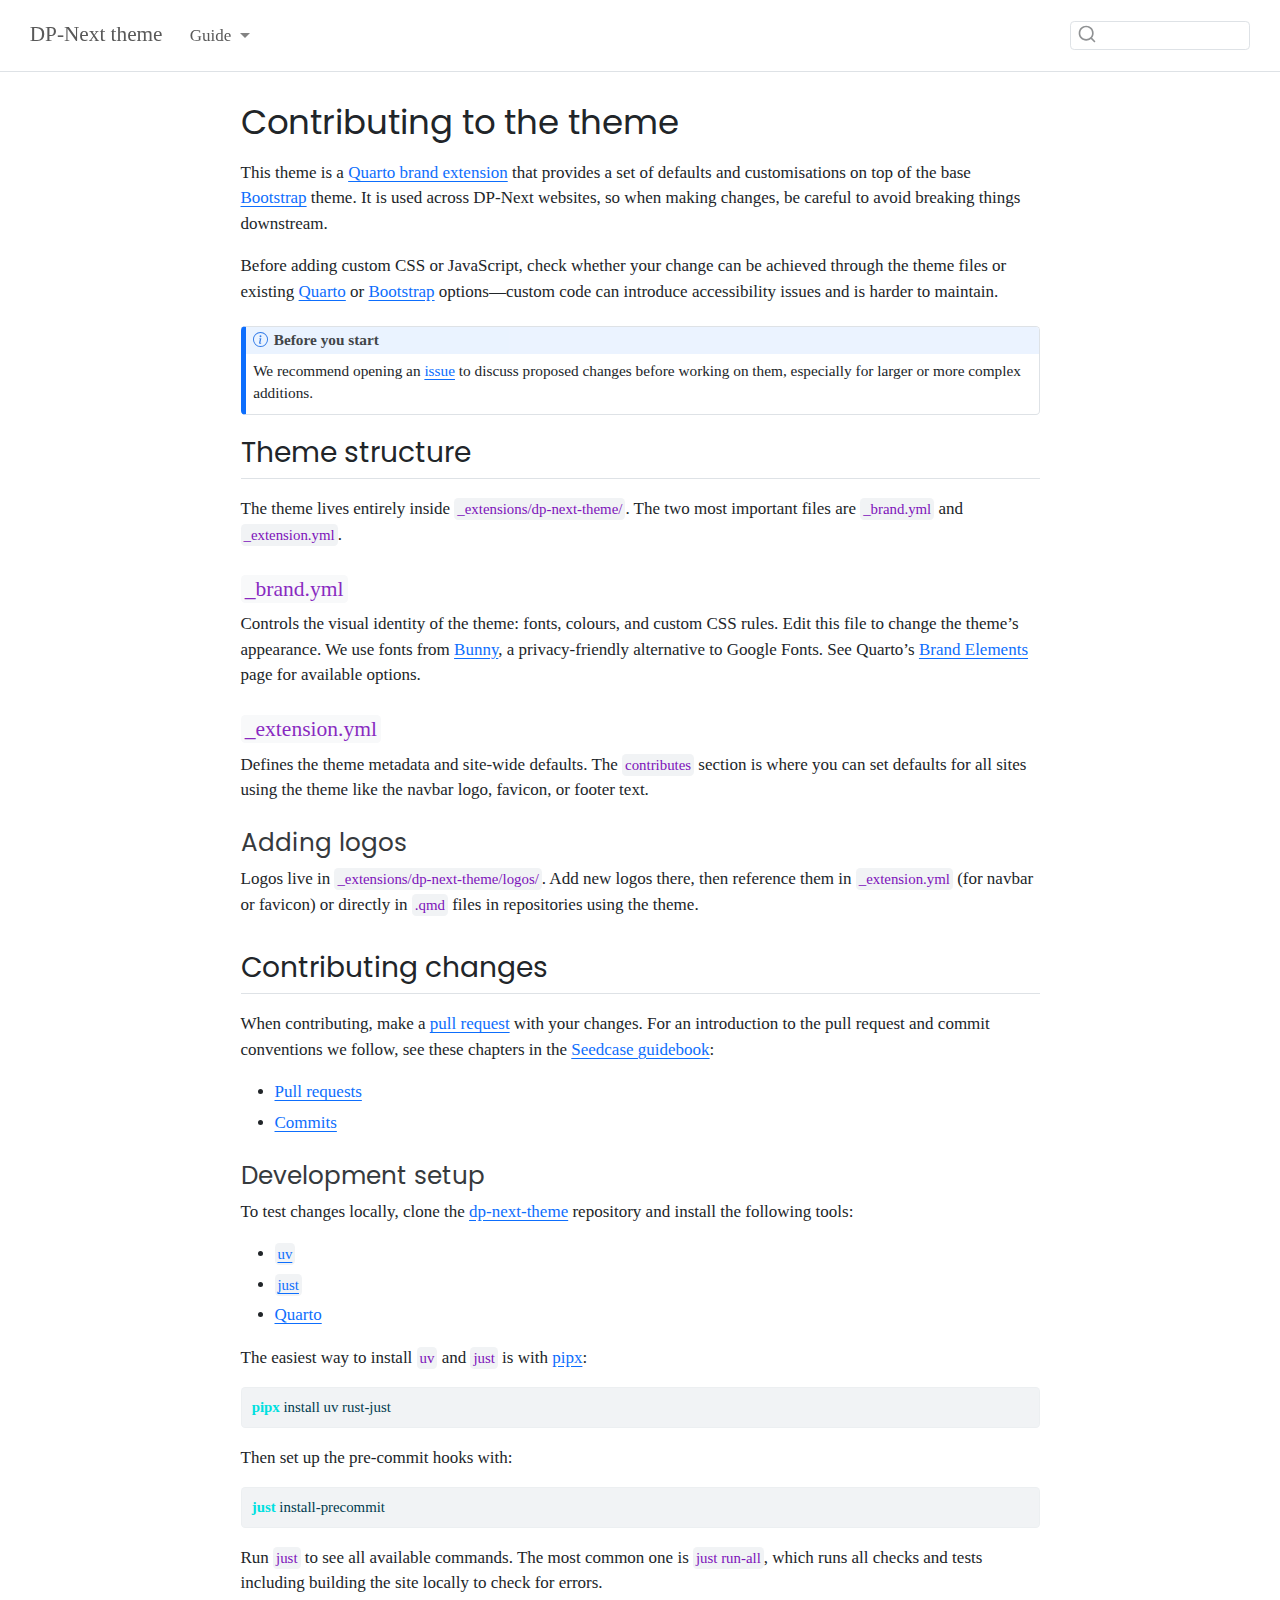
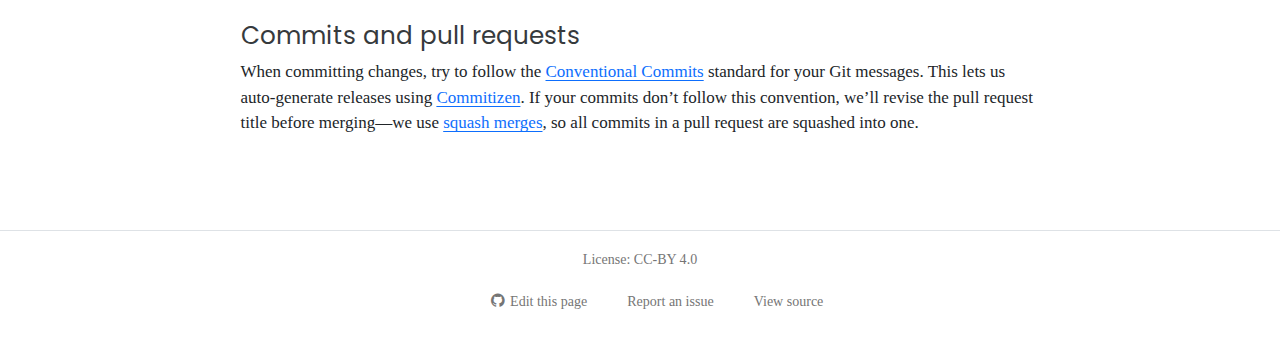
<file: guide/contributing.html>
<!DOCTYPE html>
<html xmlns="http://www.w3.org/1999/xhtml" lang="en" xml:lang="en"><head>

<meta charset="utf-8">
<meta name="generator" content="quarto-1.9.36">

<meta name="viewport" content="width=device-width, initial-scale=1.0, user-scalable=yes">


<title>Contributing to the theme – DP-Next theme</title>
<style>
/* Default styles provided by pandoc.
** See https://pandoc.org/MANUAL.html#variables-for-html for config info.
*/
code{white-space: pre-wrap;}
span.smallcaps{font-variant: small-caps;}
div.columns{display: flex; gap: min(4vw, 1.5em);}
div.column{flex: auto; overflow-x: auto;}
div.hanging-indent{margin-left: 1.5em; text-indent: -1.5em;}
ul.task-list{list-style: none;}
ul.task-list li input[type="checkbox"] {
  width: 0.8em;
  margin: 0 0.8em 0.2em -1em; /* quarto-specific, see https://github.com/quarto-dev/quarto-cli/issues/4556 */ 
  vertical-align: middle;
}
/* CSS for syntax highlighting */
html { -webkit-text-size-adjust: 100%; }
pre > code.sourceCode { white-space: pre; position: relative; }
pre > code.sourceCode > span { display: inline-block; line-height: 1.25; }
pre > code.sourceCode > span:empty { height: 1.2em; }
.sourceCode { overflow: visible; }
code.sourceCode > span { color: inherit; text-decoration: inherit; }
div.sourceCode { margin: 1em 0; }
pre.sourceCode { margin: 0; }
@media screen {
div.sourceCode { overflow: auto; }
}
@media print {
pre > code.sourceCode { white-space: pre-wrap; }
pre > code.sourceCode > span { text-indent: -5em; padding-left: 5em; }
}
pre.numberSource code
  { counter-reset: source-line 0; }
pre.numberSource code > span
  { position: relative; left: -4em; counter-increment: source-line; }
pre.numberSource code > span > a:first-child::before
  { content: counter(source-line);
    position: relative; left: -1em; text-align: right; vertical-align: baseline;
    border: none; display: inline-block;
    -webkit-touch-callout: none; -webkit-user-select: none;
    -khtml-user-select: none; -moz-user-select: none;
    -ms-user-select: none; user-select: none;
    padding: 0 4px; width: 4em;
  }
pre.numberSource { margin-left: 3em;  padding-left: 4px; }
div.sourceCode
  {   }
@media screen {
pre > code.sourceCode > span > a:first-child::before { text-decoration: underline; }
}
</style>


<script src="../site_libs/quarto-nav/quarto-nav.js"></script>
<script src="../site_libs/clipboard/clipboard.min.js"></script>
<script src="../site_libs/quarto-search/autocomplete.umd.js"></script>
<script src="../site_libs/quarto-search/fuse.min.js"></script>
<script src="../site_libs/quarto-search/quarto-search.js"></script>
<meta name="quarto:offset" content="../">
<script src="../site_libs/quarto-html/quarto.js" type="module"></script>
<script src="../site_libs/quarto-html/tabsets/tabsets.js" type="module"></script>
<script src="../site_libs/quarto-html/popper.min.js"></script>
<script src="../site_libs/quarto-html/tippy.umd.min.js"></script>
<script src="../site_libs/quarto-html/anchor.min.js"></script>
<link href="../site_libs/quarto-html/tippy.css" rel="stylesheet">
<link href="../site_libs/quarto-html/quarto-syntax-highlighting-024b7163335812e5b6b868b4c05d42d9.css" rel="stylesheet" class="quarto-color-scheme" id="quarto-text-highlighting-styles">
<link href="../site_libs/quarto-html/quarto-syntax-highlighting-dark-c5c7ad07effa45f23a1f540c32a31a43.css" rel="stylesheet" class="quarto-color-scheme quarto-color-alternate" id="quarto-text-highlighting-styles">
<link href="../site_libs/quarto-html/quarto-syntax-highlighting-024b7163335812e5b6b868b4c05d42d9.css" rel="stylesheet" class="quarto-color-scheme-extra" id="quarto-text-highlighting-styles">
<script src="../site_libs/bootstrap/bootstrap.min.js"></script>
<link href="../site_libs/bootstrap/bootstrap-icons.css" rel="stylesheet">
<link href="../site_libs/bootstrap/bootstrap-509dde6b6b97739ad7345422a914abab.min.css" rel="stylesheet" append-hash="true" class="quarto-color-scheme" id="quarto-bootstrap" data-mode="light">
<link href="../site_libs/bootstrap/bootstrap-dark-509dde6b6b97739ad7345422a914abab.min.css" rel="stylesheet" append-hash="true" class="quarto-color-scheme quarto-color-alternate" id="quarto-bootstrap" data-mode="light">
<link href="../site_libs/bootstrap/bootstrap-509dde6b6b97739ad7345422a914abab.min.css" rel="stylesheet" append-hash="true" class="quarto-color-scheme-extra" id="quarto-bootstrap" data-mode="light">
<script id="quarto-search-options" type="application/json">{
  "location": "navbar",
  "copy-button": false,
  "collapse-after": 3,
  "panel-placement": "end",
  "type": "textbox",
  "limit": 50,
  "keyboard-shortcut": [
    "f",
    "/",
    "s"
  ],
  "language": {
    "search-no-results-text": "No results",
    "search-matching-documents-text": "matching documents",
    "search-copy-link-title": "Copy link to search",
    "search-hide-matches-text": "Hide additional matches",
    "search-more-match-text": "more match in this document",
    "search-more-matches-text": "more matches in this document",
    "search-clear-button-title": "Clear",
    "search-text-placeholder": "",
    "search-detached-cancel-button-title": "Cancel",
    "search-submit-button-title": "Submit",
    "search-label": "Search"
  }
}</script>


</head>

<body class="nav-fixed fullcontent quarto-light">

<div id="quarto-search-results"></div>
  <header id="quarto-header" class="headroom fixed-top">
    <nav class="navbar navbar-expand-lg " data-bs-theme="dark">
      <div class="navbar-container container-fluid">
      <div class="navbar-brand-container mx-auto">
    <a class="navbar-brand" href="../index.html">
    <span class="navbar-title">DP-Next theme</span>
    </a>
  </div>
            <div id="quarto-search" class="" title="Search"></div>
          <button class="navbar-toggler" type="button" data-bs-toggle="collapse" data-bs-target="#navbarCollapse" aria-controls="navbarCollapse" role="menu" aria-expanded="false" aria-label="Toggle navigation" onclick="if (window.quartoToggleHeadroom) { window.quartoToggleHeadroom(); }">
  <span class="navbar-toggler-icon"></span>
</button>
          <div class="collapse navbar-collapse" id="navbarCollapse">
            <ul class="navbar-nav navbar-nav-scroll me-auto">
  <li class="nav-item dropdown ">
    <a class="nav-link dropdown-toggle" href="#" id="nav-menu-guide" role="link" data-bs-toggle="dropdown" aria-expanded="false">
 <span class="menu-text">Guide</span>
    </a>
    <ul class="dropdown-menu" aria-labelledby="nav-menu-guide">    
        <li>
    <a class="dropdown-item" href="../guide/using.html">
 <span class="dropdown-text">Using the theme</span></a>
  </li>  
        <li>
    <a class="dropdown-item" href="../guide/contributing.html">
 <span class="dropdown-text">Contributing</span></a>
  </li>  
        <li>
    <a class="dropdown-item" href="../example.html">
 <span class="dropdown-text">Example</span></a>
  </li>  
    </ul>
  </li>
</ul>
          </div> <!-- /navcollapse -->
            <div class="quarto-navbar-tools">
</div>
      </div> <!-- /container-fluid -->
    </nav>
</header>
<!-- content -->
<div id="quarto-content" class="quarto-container page-columns page-rows-contents page-layout-article page-navbar">
<!-- sidebar -->
<!-- margin-sidebar -->
    
<!-- main -->
<main class="content" id="quarto-document-content">

<header id="title-block-header" class="quarto-title-block default">
<div class="quarto-title">
<h1 class="title">Contributing to the theme</h1>
</div>



<div class="quarto-title-meta">

    
  
    
  </div>
  


</header>


<p>This theme is a <a href="https://quarto.org/docs/extensions/brand.html">Quarto brand extension</a> that provides a set of defaults and customisations on top of the base <a href="https://getbootstrap.com/">Bootstrap</a> theme. It is used across DP-Next websites, so when making changes, be careful to avoid breaking things downstream.</p>
<p>Before adding custom CSS or JavaScript, check whether your change can be achieved through the theme files or existing <a href="https://quarto.org/docs/guide/">Quarto</a> or <a href="https://getbootstrap.com/">Bootstrap</a> options—custom code can introduce accessibility issues and is harder to maintain.</p>
<div class="callout callout-style-default callout-note callout-titled">
<div class="callout-header d-flex align-content-center">
<div class="callout-icon-container">
<i class="callout-icon"></i>
</div>
<div class="callout-title-container flex-fill">
<span class="screen-reader-only">Note</span>Before you start
</div>
</div>
<div class="callout-body-container callout-body">
<p>We recommend opening an <a href="https://github.com/dp-next/dp-next-theme/issues/new">issue</a> to discuss proposed changes before working on them, especially for larger or more complex additions.</p>
</div>
</div>
<section id="sec-theme-structure" class="level2">
<h2 class="anchored" data-anchor-id="sec-theme-structure">Theme structure</h2>
<p>The theme lives entirely inside <code>_extensions/dp-next-theme/</code>. The two most important files are <code>_brand.yml</code> and <code>_extension.yml</code>.</p>
<section id="brand.yml" class="level3">
<h3 class="anchored" data-anchor-id="brand.yml"><code>_brand.yml</code></h3>
<p>Controls the visual identity of the theme: fonts, colours, and custom CSS rules. Edit this file to change the theme’s appearance. We use fonts from <a href="https://fonts.bunny.net/">Bunny</a>, a privacy-friendly alternative to Google Fonts. See Quarto’s <a href="https://quarto.org/docs/authoring/brand.html#brand-elements">Brand Elements</a> page for available options.</p>
</section>
<section id="extension.yml" class="level3">
<h3 class="anchored" data-anchor-id="extension.yml"><code>_extension.yml</code></h3>
<p>Defines the theme metadata and site-wide defaults. The <code>contributes</code> section is where you can set defaults for all sites using the theme like the navbar logo, favicon, or footer text.</p>
</section>
<section id="adding-logos" class="level3">
<h3 class="anchored" data-anchor-id="adding-logos">Adding logos</h3>
<p>Logos live in <code>_extensions/dp-next-theme/logos/</code>. Add new logos there, then reference them in <code>_extension.yml</code> (for navbar or favicon) or directly in <code>.qmd</code> files in repositories using the theme.</p>
</section>
</section>
<section id="contributing-changes" class="level2">
<h2 class="anchored" data-anchor-id="contributing-changes">Contributing changes</h2>
<p>When contributing, make a <a href="https://docs.github.com/en/pull-requests/collaborating-with-pull-requests/proposing-changes-to-your-work-with-pull-requests/creating-a-pull-request">pull request</a> with your changes. For an introduction to the pull request and commit conventions we follow, see these chapters in the <a href="https://guidebook.seedcase-project.org/">Seedcase guidebook</a>:</p>
<ul>
<li><a href="https://guidebook.seedcase-project.org/workflows/prs">Pull requests</a></li>
<li><a href="https://guidebook.seedcase-project.org/workflows/commits">Commits</a></li>
</ul>
<section id="development-setup" class="level3">
<h3 class="anchored" data-anchor-id="development-setup">Development setup</h3>
<p>To test changes locally, clone the <a href="https://github.com/dp-next/dp-next-theme">dp-next-theme</a> repository and install the following tools:</p>
<ul>
<li><a href="https://docs.astral.sh/uv/"><code>uv</code></a></li>
<li><a href="https://just.systems/"><code>just</code></a></li>
<li><a href="https://quarto.org/docs/get-started/">Quarto</a></li>
</ul>
<p>The easiest way to install <code>uv</code> and <code>just</code> is with <a href="https://pypa.github.io/pipx/">pipx</a>:</p>
<div class="code-copy-outer-scaffold"><div class="sourceCode" id="cb1"><pre class="sourceCode bash code-with-copy"><code class="sourceCode bash"><span id="cb1-1"><a href="#cb1-1" aria-hidden="true" tabindex="-1"></a><span class="ex">pipx</span> install uv rust-just</span></code></pre></div><button title="Copy to Clipboard" class="code-copy-button"><i class="bi"></i></button></div>
<p>Then set up the pre-commit hooks with:</p>
<div class="code-copy-outer-scaffold"><div class="sourceCode" id="cb2"><pre class="sourceCode bash code-with-copy"><code class="sourceCode bash"><span id="cb2-1"><a href="#cb2-1" aria-hidden="true" tabindex="-1"></a><span class="ex">just</span> install-precommit</span></code></pre></div><button title="Copy to Clipboard" class="code-copy-button"><i class="bi"></i></button></div>
<p>Run <code>just</code> to see all available commands. The most common one is <code>just run-all</code>, which runs all checks and tests including building the site locally to check for errors.</p>
</section>
<section id="commits-and-pull-requests" class="level3">
<h3 class="anchored" data-anchor-id="commits-and-pull-requests">Commits and pull requests</h3>
<p>When committing changes, try to follow the <a href="https://decisions.seedcase-project.org/why-conventional-commits">Conventional Commits</a> standard for your Git messages. This lets us auto-generate releases using <a href="https://decisions.seedcase-project.org/why-semantic-release-with-commitizen">Commitizen</a>. If your commits don’t follow this convention, we’ll revise the pull request title before merging—we use <a href="https://docs.github.com/en/pull-requests/collaborating-with-pull-requests/squashing-commits/about-squash-merges">squash merges</a>, so all commits in a pull request are squashed into one.</p>


</section>
</section>

</main> <!-- /main -->
<script id="quarto-html-after-body" type="application/javascript">
  window.document.addEventListener("DOMContentLoaded", function (event) {
    const icon = "";
    const anchorJS = new window.AnchorJS();
    anchorJS.options = {
      placement: 'right',
      icon: icon
    };
    anchorJS.add('.anchored');
    const isCodeAnnotation = (el) => {
      for (const clz of el.classList) {
        if (clz.startsWith('code-annotation-')) {                     
          return true;
        }
      }
      return false;
    }
    const onCopySuccess = function(e) {
      // button target
      const button = e.trigger;
      // don't keep focus
      button.blur();
      // flash "checked"
      button.classList.add('code-copy-button-checked');
      var currentTitle = button.getAttribute("title");
      button.setAttribute("title", "Copied!");
      let tooltip;
      if (window.bootstrap) {
        button.setAttribute("data-bs-toggle", "tooltip");
        button.setAttribute("data-bs-placement", "left");
        button.setAttribute("data-bs-title", "Copied!");
        tooltip = new bootstrap.Tooltip(button, 
          { trigger: "manual", 
            customClass: "code-copy-button-tooltip",
            offset: [0, -8]});
        tooltip.show();    
      }
      setTimeout(function() {
        if (tooltip) {
          tooltip.hide();
          button.removeAttribute("data-bs-title");
          button.removeAttribute("data-bs-toggle");
          button.removeAttribute("data-bs-placement");
        }
        button.setAttribute("title", currentTitle);
        button.classList.remove('code-copy-button-checked');
      }, 1000);
      // clear code selection
      e.clearSelection();
    }
    const getTextToCopy = function(trigger) {
      const outerScaffold = trigger.parentElement.cloneNode(true);
      const codeEl = outerScaffold.querySelector('code');
      for (const childEl of codeEl.children) {
        if (isCodeAnnotation(childEl)) {
          childEl.remove();
        }
      }
      return codeEl.innerText;
    }
    const clipboard = new window.ClipboardJS('.code-copy-button:not([data-in-quarto-modal])', {
      text: getTextToCopy
    });
    clipboard.on('success', onCopySuccess);
    if (window.document.getElementById('quarto-embedded-source-code-modal')) {
      const clipboardModal = new window.ClipboardJS('.code-copy-button[data-in-quarto-modal]', {
        text: getTextToCopy,
        container: window.document.getElementById('quarto-embedded-source-code-modal')
      });
      clipboardModal.on('success', onCopySuccess);
    }
      var localhostRegex = new RegExp(/^(?:http|https):\/\/localhost\:?[0-9]*\//);
      var mailtoRegex = new RegExp(/^mailto:/);
        var filterRegex = new RegExp("https:\/\/dp-next\.github\.io\/dp-next-theme\/");
      var isInternal = (href) => {
          return filterRegex.test(href) || localhostRegex.test(href) || mailtoRegex.test(href);
      }
      // Inspect non-navigation links and adorn them if external
     var links = window.document.querySelectorAll('a[href]:not(.nav-link):not(.navbar-brand):not(.toc-action):not(.sidebar-link):not(.sidebar-item-toggle):not(.pagination-link):not(.no-external):not([aria-hidden]):not(.dropdown-item):not(.quarto-navigation-tool):not(.about-link)');
      for (var i=0; i<links.length; i++) {
        const link = links[i];
        if (!isInternal(link.href)) {
          // undo the damage that might have been done by quarto-nav.js in the case of
          // links that we want to consider external
          if (link.dataset.originalHref !== undefined) {
            link.href = link.dataset.originalHref;
          }
        }
      }
    function tippyHover(el, contentFn, onTriggerFn, onUntriggerFn) {
      const config = {
        allowHTML: true,
        maxWidth: 500,
        delay: 100,
        arrow: false,
        appendTo: function(el) {
            return el.parentElement;
        },
        interactive: true,
        interactiveBorder: 10,
        theme: 'quarto',
        placement: 'bottom-start',
      };
      if (contentFn) {
        config.content = contentFn;
      }
      if (onTriggerFn) {
        config.onTrigger = onTriggerFn;
      }
      if (onUntriggerFn) {
        config.onUntrigger = onUntriggerFn;
      }
      window.tippy(el, config); 
    }
    const noterefs = window.document.querySelectorAll('a[role="doc-noteref"]');
    for (var i=0; i<noterefs.length; i++) {
      const ref = noterefs[i];
      tippyHover(ref, function() {
        // use id or data attribute instead here
        let href = ref.getAttribute('data-footnote-href') || ref.getAttribute('href');
        try { href = new URL(href).hash; } catch {}
        const id = href.replace(/^#\/?/, "");
        const note = window.document.getElementById(id);
        if (note) {
          return note.innerHTML;
        } else {
          return "";
        }
      });
    }
    const xrefs = window.document.querySelectorAll('a.quarto-xref');
    const processXRef = (id, note) => {
      // Strip column container classes
      const stripColumnClz = (el) => {
        el.classList.remove("page-full", "page-columns");
        if (el.children) {
          for (const child of el.children) {
            stripColumnClz(child);
          }
        }
      }
      stripColumnClz(note)
      if (id === null || id.startsWith('sec-')) {
        // Special case sections, only their first couple elements
        const container = document.createElement("div");
        if (note.children && note.children.length > 2) {
          container.appendChild(note.children[0].cloneNode(true));
          for (let i = 1; i < note.children.length; i++) {
            const child = note.children[i];
            if (child.tagName === "P" && child.innerText === "") {
              continue;
            } else {
              container.appendChild(child.cloneNode(true));
              break;
            }
          }
          if (window.Quarto?.typesetMath) {
            window.Quarto.typesetMath(container);
          }
          return container.innerHTML
        } else {
          if (window.Quarto?.typesetMath) {
            window.Quarto.typesetMath(note);
          }
          return note.innerHTML;
        }
      } else {
        // Remove any anchor links if they are present
        const anchorLink = note.querySelector('a.anchorjs-link');
        if (anchorLink) {
          anchorLink.remove();
        }
        if (window.Quarto?.typesetMath) {
          window.Quarto.typesetMath(note);
        }
        if (note.classList.contains("callout")) {
          return note.outerHTML;
        } else {
          return note.innerHTML;
        }
      }
    }
    for (var i=0; i<xrefs.length; i++) {
      const xref = xrefs[i];
      tippyHover(xref, undefined, function(instance) {
        instance.disable();
        let url = xref.getAttribute('href');
        let hash = undefined; 
        if (url.startsWith('#')) {
          hash = url;
        } else {
          try { hash = new URL(url).hash; } catch {}
        }
        if (hash) {
          const id = hash.replace(/^#\/?/, "");
          const note = window.document.getElementById(id);
          if (note !== null) {
            try {
              const html = processXRef(id, note.cloneNode(true));
              instance.setContent(html);
            } finally {
              instance.enable();
              instance.show();
            }
          } else {
            // See if we can fetch this
            fetch(url.split('#')[0])
            .then(res => res.text())
            .then(html => {
              const parser = new DOMParser();
              const htmlDoc = parser.parseFromString(html, "text/html");
              const note = htmlDoc.getElementById(id);
              if (note !== null) {
                const html = processXRef(id, note);
                instance.setContent(html);
              } 
            }).finally(() => {
              instance.enable();
              instance.show();
            });
          }
        } else {
          // See if we can fetch a full url (with no hash to target)
          // This is a special case and we should probably do some content thinning / targeting
          fetch(url)
          .then(res => res.text())
          .then(html => {
            const parser = new DOMParser();
            const htmlDoc = parser.parseFromString(html, "text/html");
            const note = htmlDoc.querySelector('main.content');
            if (note !== null) {
              // This should only happen for chapter cross references
              // (since there is no id in the URL)
              // remove the first header
              if (note.children.length > 0 && note.children[0].tagName === "HEADER") {
                note.children[0].remove();
              }
              const html = processXRef(null, note);
              instance.setContent(html);
            } 
          }).finally(() => {
            instance.enable();
            instance.show();
          });
        }
      }, function(instance) {
      });
    }
        let selectedAnnoteEl;
        const selectorForAnnotation = ( cell, annotation) => {
          let cellAttr = 'data-code-cell="' + cell + '"';
          let lineAttr = 'data-code-annotation="' +  annotation + '"';
          const selector = 'span[' + cellAttr + '][' + lineAttr + ']';
          return selector;
        }
        const selectCodeLines = (annoteEl) => {
          const doc = window.document;
          const targetCell = annoteEl.getAttribute("data-target-cell");
          const targetAnnotation = annoteEl.getAttribute("data-target-annotation");
          const annoteSpan = window.document.querySelector(selectorForAnnotation(targetCell, targetAnnotation));
          const lines = annoteSpan.getAttribute("data-code-lines").split(",");
          const lineIds = lines.map((line) => {
            return targetCell + "-" + line;
          })
          let top = null;
          let height = null;
          let parent = null;
          if (lineIds.length > 0) {
              //compute the position of the single el (top and bottom and make a div)
              const el = window.document.getElementById(lineIds[0]);
              top = el.offsetTop;
              height = el.offsetHeight;
              parent = el.parentElement.parentElement;
            if (lineIds.length > 1) {
              const lastEl = window.document.getElementById(lineIds[lineIds.length - 1]);
              const bottom = lastEl.offsetTop + lastEl.offsetHeight;
              height = bottom - top;
            }
            if (top !== null && height !== null && parent !== null) {
              // cook up a div (if necessary) and position it 
              let div = window.document.getElementById("code-annotation-line-highlight");
              if (div === null) {
                div = window.document.createElement("div");
                div.setAttribute("id", "code-annotation-line-highlight");
                div.style.position = 'absolute';
                parent.appendChild(div);
              }
              div.style.top = top - 2 + "px";
              div.style.height = height + 4 + "px";
              div.style.left = 0;
              let gutterDiv = window.document.getElementById("code-annotation-line-highlight-gutter");
              if (gutterDiv === null) {
                gutterDiv = window.document.createElement("div");
                gutterDiv.setAttribute("id", "code-annotation-line-highlight-gutter");
                gutterDiv.style.position = 'absolute';
                const codeCell = window.document.getElementById(targetCell);
                const gutter = codeCell.querySelector('.code-annotation-gutter');
                gutter.appendChild(gutterDiv);
              }
              gutterDiv.style.top = top - 2 + "px";
              gutterDiv.style.height = height + 4 + "px";
            }
            selectedAnnoteEl = annoteEl;
          }
        };
        const unselectCodeLines = () => {
          const elementsIds = ["code-annotation-line-highlight", "code-annotation-line-highlight-gutter"];
          elementsIds.forEach((elId) => {
            const div = window.document.getElementById(elId);
            if (div) {
              div.remove();
            }
          });
          selectedAnnoteEl = undefined;
        };
          // Handle positioning of the toggle
      window.addEventListener(
        "resize",
        throttle(() => {
          elRect = undefined;
          if (selectedAnnoteEl) {
            selectCodeLines(selectedAnnoteEl);
          }
        }, 10)
      );
      function throttle(fn, ms) {
      let throttle = false;
      let timer;
        return (...args) => {
          if(!throttle) { // first call gets through
              fn.apply(this, args);
              throttle = true;
          } else { // all the others get throttled
              if(timer) clearTimeout(timer); // cancel #2
              timer = setTimeout(() => {
                fn.apply(this, args);
                timer = throttle = false;
              }, ms);
          }
        };
      }
        // Attach click handler to the DT
        const annoteDls = window.document.querySelectorAll('dt[data-target-cell]');
        for (const annoteDlNode of annoteDls) {
          annoteDlNode.addEventListener('click', (event) => {
            const clickedEl = event.target;
            if (clickedEl !== selectedAnnoteEl) {
              unselectCodeLines();
              const activeEl = window.document.querySelector('dt[data-target-cell].code-annotation-active');
              if (activeEl) {
                activeEl.classList.remove('code-annotation-active');
              }
              selectCodeLines(clickedEl);
              clickedEl.classList.add('code-annotation-active');
            } else {
              // Unselect the line
              unselectCodeLines();
              clickedEl.classList.remove('code-annotation-active');
            }
          });
        }
    const findCites = (el) => {
      const parentEl = el.parentElement;
      if (parentEl) {
        const cites = parentEl.dataset.cites;
        if (cites) {
          return {
            el,
            cites: cites.split(' ')
          };
        } else {
          return findCites(el.parentElement)
        }
      } else {
        return undefined;
      }
    };
    var bibliorefs = window.document.querySelectorAll('a[role="doc-biblioref"]');
    for (var i=0; i<bibliorefs.length; i++) {
      const ref = bibliorefs[i];
      const citeInfo = findCites(ref);
      if (citeInfo) {
        tippyHover(citeInfo.el, function() {
          var popup = window.document.createElement('div');
          citeInfo.cites.forEach(function(cite) {
            var citeDiv = window.document.createElement('div');
            citeDiv.classList.add('hanging-indent');
            citeDiv.classList.add('csl-entry');
            var biblioDiv = window.document.getElementById('ref-' + cite);
            if (biblioDiv) {
              citeDiv.innerHTML = biblioDiv.innerHTML;
            }
            popup.appendChild(citeDiv);
          });
          return popup.innerHTML;
        });
      }
    }
  });
  </script>
</div> <!-- /content -->
<footer class="footer">
  <div class="nav-footer">
    <div class="nav-footer-left">
      &nbsp;
    </div>   
    <div class="nav-footer-center">
      <ul class="footer-items list-unstyled">
    <li class="nav-item">
 License: CC-BY 4.0
  </li>  
</ul>
    <div class="toc-actions"><ul><li><a href="https://github.com/dp-next/dp-next-theme/edit/main/guide/contributing.qmd" class="toc-action"><i class="bi bi-github"></i>Edit this page</a></li><li><a href="https://github.com/dp-next/dp-next-theme/issues/new" class="toc-action"><i class="bi empty"></i>Report an issue</a></li><li><a href="https://github.com/dp-next/dp-next-theme/blob/main/guide/contributing.qmd" class="toc-action"><i class="bi empty"></i>View source</a></li></ul></div></div>
    <div class="nav-footer-right">
      &nbsp;
    </div>
  </div>
</footer>




</body></html>
</file>
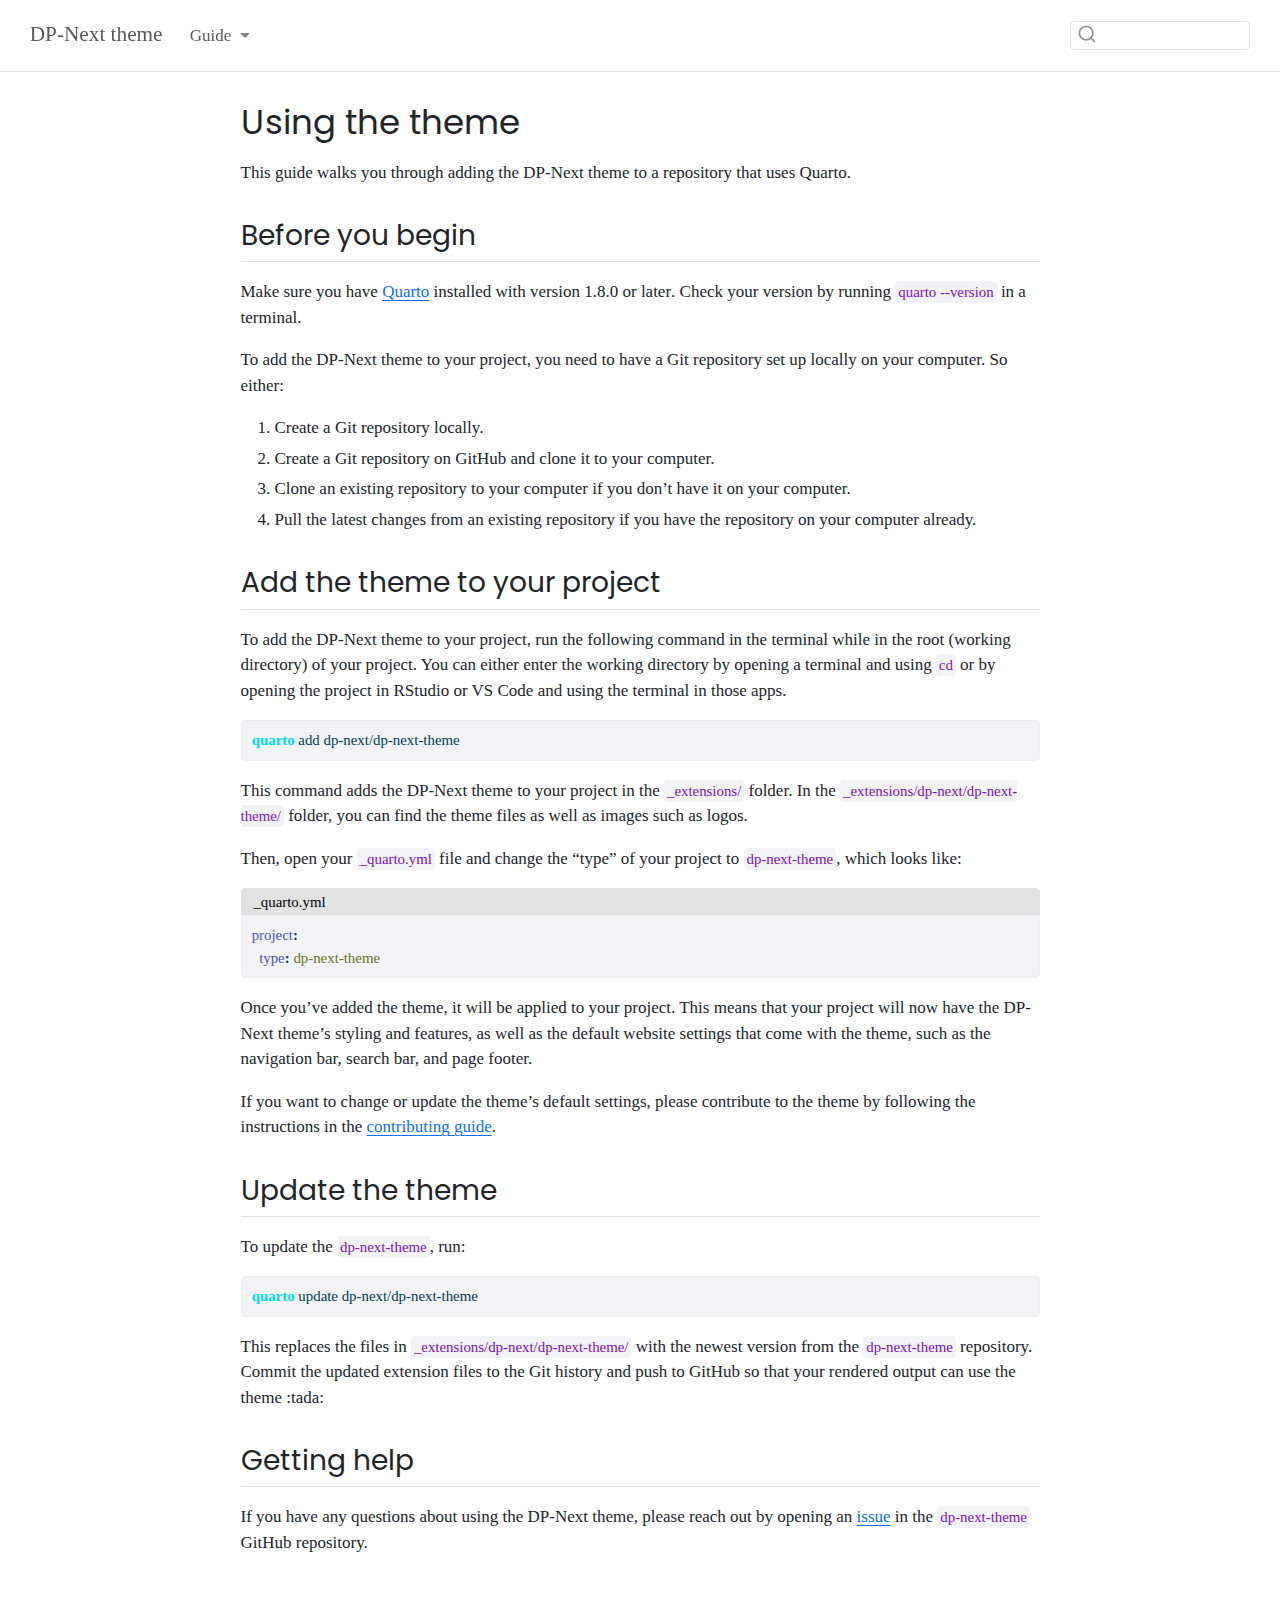
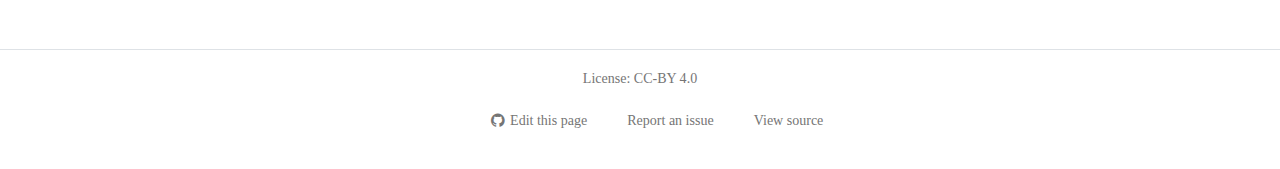
<file: guide/using.html>
<!DOCTYPE html>
<html xmlns="http://www.w3.org/1999/xhtml" lang="en" xml:lang="en"><head>

<meta charset="utf-8">
<meta name="generator" content="quarto-1.9.36">

<meta name="viewport" content="width=device-width, initial-scale=1.0, user-scalable=yes">


<title>Using the theme – DP-Next theme</title>
<style>
/* Default styles provided by pandoc.
** See https://pandoc.org/MANUAL.html#variables-for-html for config info.
*/
code{white-space: pre-wrap;}
span.smallcaps{font-variant: small-caps;}
div.columns{display: flex; gap: min(4vw, 1.5em);}
div.column{flex: auto; overflow-x: auto;}
div.hanging-indent{margin-left: 1.5em; text-indent: -1.5em;}
ul.task-list{list-style: none;}
ul.task-list li input[type="checkbox"] {
  width: 0.8em;
  margin: 0 0.8em 0.2em -1em; /* quarto-specific, see https://github.com/quarto-dev/quarto-cli/issues/4556 */ 
  vertical-align: middle;
}
/* CSS for syntax highlighting */
html { -webkit-text-size-adjust: 100%; }
pre > code.sourceCode { white-space: pre; position: relative; }
pre > code.sourceCode > span { display: inline-block; line-height: 1.25; }
pre > code.sourceCode > span:empty { height: 1.2em; }
.sourceCode { overflow: visible; }
code.sourceCode > span { color: inherit; text-decoration: inherit; }
div.sourceCode { margin: 1em 0; }
pre.sourceCode { margin: 0; }
@media screen {
div.sourceCode { overflow: auto; }
}
@media print {
pre > code.sourceCode { white-space: pre-wrap; }
pre > code.sourceCode > span { text-indent: -5em; padding-left: 5em; }
}
pre.numberSource code
  { counter-reset: source-line 0; }
pre.numberSource code > span
  { position: relative; left: -4em; counter-increment: source-line; }
pre.numberSource code > span > a:first-child::before
  { content: counter(source-line);
    position: relative; left: -1em; text-align: right; vertical-align: baseline;
    border: none; display: inline-block;
    -webkit-touch-callout: none; -webkit-user-select: none;
    -khtml-user-select: none; -moz-user-select: none;
    -ms-user-select: none; user-select: none;
    padding: 0 4px; width: 4em;
  }
pre.numberSource { margin-left: 3em;  padding-left: 4px; }
div.sourceCode
  {   }
@media screen {
pre > code.sourceCode > span > a:first-child::before { text-decoration: underline; }
}
</style>


<script src="../site_libs/quarto-nav/quarto-nav.js"></script>
<script src="../site_libs/clipboard/clipboard.min.js"></script>
<script src="../site_libs/quarto-search/autocomplete.umd.js"></script>
<script src="../site_libs/quarto-search/fuse.min.js"></script>
<script src="../site_libs/quarto-search/quarto-search.js"></script>
<meta name="quarto:offset" content="../">
<script src="../site_libs/quarto-html/quarto.js" type="module"></script>
<script src="../site_libs/quarto-html/tabsets/tabsets.js" type="module"></script>
<script src="../site_libs/quarto-html/popper.min.js"></script>
<script src="../site_libs/quarto-html/tippy.umd.min.js"></script>
<script src="../site_libs/quarto-html/anchor.min.js"></script>
<link href="../site_libs/quarto-html/tippy.css" rel="stylesheet">
<link href="../site_libs/quarto-html/quarto-syntax-highlighting-024b7163335812e5b6b868b4c05d42d9.css" rel="stylesheet" class="quarto-color-scheme" id="quarto-text-highlighting-styles">
<link href="../site_libs/quarto-html/quarto-syntax-highlighting-dark-c5c7ad07effa45f23a1f540c32a31a43.css" rel="stylesheet" class="quarto-color-scheme quarto-color-alternate" id="quarto-text-highlighting-styles">
<link href="../site_libs/quarto-html/quarto-syntax-highlighting-024b7163335812e5b6b868b4c05d42d9.css" rel="stylesheet" class="quarto-color-scheme-extra" id="quarto-text-highlighting-styles">
<script src="../site_libs/bootstrap/bootstrap.min.js"></script>
<link href="../site_libs/bootstrap/bootstrap-icons.css" rel="stylesheet">
<link href="../site_libs/bootstrap/bootstrap-509dde6b6b97739ad7345422a914abab.min.css" rel="stylesheet" append-hash="true" class="quarto-color-scheme" id="quarto-bootstrap" data-mode="light">
<link href="../site_libs/bootstrap/bootstrap-dark-509dde6b6b97739ad7345422a914abab.min.css" rel="stylesheet" append-hash="true" class="quarto-color-scheme quarto-color-alternate" id="quarto-bootstrap" data-mode="light">
<link href="../site_libs/bootstrap/bootstrap-509dde6b6b97739ad7345422a914abab.min.css" rel="stylesheet" append-hash="true" class="quarto-color-scheme-extra" id="quarto-bootstrap" data-mode="light">
<script id="quarto-search-options" type="application/json">{
  "location": "navbar",
  "copy-button": false,
  "collapse-after": 3,
  "panel-placement": "end",
  "type": "textbox",
  "limit": 50,
  "keyboard-shortcut": [
    "f",
    "/",
    "s"
  ],
  "language": {
    "search-no-results-text": "No results",
    "search-matching-documents-text": "matching documents",
    "search-copy-link-title": "Copy link to search",
    "search-hide-matches-text": "Hide additional matches",
    "search-more-match-text": "more match in this document",
    "search-more-matches-text": "more matches in this document",
    "search-clear-button-title": "Clear",
    "search-text-placeholder": "",
    "search-detached-cancel-button-title": "Cancel",
    "search-submit-button-title": "Submit",
    "search-label": "Search"
  }
}</script>


</head>

<body class="nav-fixed fullcontent quarto-light">

<div id="quarto-search-results"></div>
  <header id="quarto-header" class="headroom fixed-top">
    <nav class="navbar navbar-expand-lg " data-bs-theme="dark">
      <div class="navbar-container container-fluid">
      <div class="navbar-brand-container mx-auto">
    <a class="navbar-brand" href="../index.html">
    <span class="navbar-title">DP-Next theme</span>
    </a>
  </div>
            <div id="quarto-search" class="" title="Search"></div>
          <button class="navbar-toggler" type="button" data-bs-toggle="collapse" data-bs-target="#navbarCollapse" aria-controls="navbarCollapse" role="menu" aria-expanded="false" aria-label="Toggle navigation" onclick="if (window.quartoToggleHeadroom) { window.quartoToggleHeadroom(); }">
  <span class="navbar-toggler-icon"></span>
</button>
          <div class="collapse navbar-collapse" id="navbarCollapse">
            <ul class="navbar-nav navbar-nav-scroll me-auto">
  <li class="nav-item dropdown ">
    <a class="nav-link dropdown-toggle" href="#" id="nav-menu-guide" role="link" data-bs-toggle="dropdown" aria-expanded="false">
 <span class="menu-text">Guide</span>
    </a>
    <ul class="dropdown-menu" aria-labelledby="nav-menu-guide">    
        <li>
    <a class="dropdown-item" href="../guide/using.html">
 <span class="dropdown-text">Using the theme</span></a>
  </li>  
        <li>
    <a class="dropdown-item" href="../guide/contributing.html">
 <span class="dropdown-text">Contributing</span></a>
  </li>  
        <li>
    <a class="dropdown-item" href="../example.html">
 <span class="dropdown-text">Example</span></a>
  </li>  
    </ul>
  </li>
</ul>
          </div> <!-- /navcollapse -->
            <div class="quarto-navbar-tools">
</div>
      </div> <!-- /container-fluid -->
    </nav>
</header>
<!-- content -->
<div id="quarto-content" class="quarto-container page-columns page-rows-contents page-layout-article page-navbar">
<!-- sidebar -->
<!-- margin-sidebar -->
    
<!-- main -->
<main class="content" id="quarto-document-content">

<header id="title-block-header" class="quarto-title-block default">
<div class="quarto-title">
<h1 class="title">Using the theme</h1>
</div>



<div class="quarto-title-meta">

    
  
    
  </div>
  


</header>


<p>This guide walks you through adding the DP-Next theme to a repository that uses Quarto.</p>
<section id="before-you-begin" class="level2">
<h2 class="anchored" data-anchor-id="before-you-begin">Before you begin</h2>
<p>Make sure you have <a href="https://quarto.org/docs/get-started/">Quarto</a> installed with version <strong>1.8.0 or later</strong>. Check your version by running <code>quarto --version</code> in a terminal.</p>
<p>To add the DP-Next theme to your project, you need to have a Git repository set up locally on your computer. So either:</p>
<ol type="1">
<li>Create a Git repository locally.</li>
<li>Create a Git repository on GitHub and clone it to your computer.</li>
<li>Clone an existing repository to your computer if you don’t have it on your computer.</li>
<li>Pull the latest changes from an existing repository if you have the repository on your computer already.</li>
</ol>
</section>
<section id="add-the-theme-to-your-project" class="level2">
<h2 class="anchored" data-anchor-id="add-the-theme-to-your-project">Add the theme to your project</h2>
<p>To add the DP-Next theme to your project, run the following command in the terminal while in the root (working directory) of your project. You can either enter the working directory by opening a terminal and using <code>cd</code> or by opening the project in RStudio or VS Code and using the terminal in those apps.</p>
<div class="code-copy-outer-scaffold"><div class="sourceCode" id="cb1"><pre class="sourceCode bash code-with-copy"><code class="sourceCode bash"><span id="cb1-1"><a href="#cb1-1" aria-hidden="true" tabindex="-1"></a><span class="ex">quarto</span> add dp-next/dp-next-theme</span></code></pre></div><button title="Copy to Clipboard" class="code-copy-button"><i class="bi"></i></button></div>
<p>This command adds the DP-Next theme to your project in the <code>_extensions/</code> folder. In the <code>_extensions/dp-next/dp-next-theme/</code> folder, you can find the theme files as well as images such as logos.</p>
<p>Then, open your <code>_quarto.yml</code> file and change the “type” of your project to <code>dp-next-theme</code>, which looks like:</p>
<div class="code-with-filename">
<div class="code-with-filename-file">
<pre><strong>_quarto.yml</strong></pre>
</div>
<div class="code-copy-outer-scaffold"><div class="sourceCode" id="cb2" data-filename="_quarto.yml"><pre class="sourceCode yaml code-with-copy"><code class="sourceCode yaml"><span id="cb2-1"><a href="#cb2-1" aria-hidden="true" tabindex="-1"></a><span class="fu">project</span><span class="kw">:</span></span>
<span id="cb2-2"><a href="#cb2-2" aria-hidden="true" tabindex="-1"></a><span class="at">  </span><span class="fu">type</span><span class="kw">:</span><span class="at"> dp-next-theme</span></span></code></pre></div><button title="Copy to Clipboard" class="code-copy-button"><i class="bi"></i></button></div>
</div>
<p>Once you’ve added the theme, it will be applied to your project. This means that your project will now have the DP-Next theme’s styling and features, as well as the default website settings that come with the theme, such as the navigation bar, search bar, and page footer.</p>
<p>If you want to change or update the theme’s default settings, please contribute to the theme by following the instructions in the <a href="guide/contributing.qmd">contributing guide</a>.</p>
</section>
<section id="update-the-theme" class="level2">
<h2 class="anchored" data-anchor-id="update-the-theme">Update the theme</h2>
<p>To update the <code>dp-next-theme</code>, run:</p>
<div class="code-copy-outer-scaffold"><div class="sourceCode" id="cb3"><pre class="sourceCode bash code-with-copy"><code class="sourceCode bash"><span id="cb3-1"><a href="#cb3-1" aria-hidden="true" tabindex="-1"></a><span class="ex">quarto</span> update dp-next/dp-next-theme</span></code></pre></div><button title="Copy to Clipboard" class="code-copy-button"><i class="bi"></i></button></div>
<p>This replaces the files in <code>_extensions/dp-next/dp-next-theme/</code> with the newest version from the <code>dp-next-theme</code> repository. Commit the updated extension files to the Git history and push to GitHub so that your rendered output can use the theme :tada:</p>
</section>
<section id="getting-help" class="level2">
<h2 class="anchored" data-anchor-id="getting-help">Getting help</h2>
<p>If you have any questions about using the DP-Next theme, please reach out by opening an <a href="https://github.com/dp-next/dp-next-theme/issues/new">issue</a> in the <code>dp-next-theme</code> GitHub repository.</p>


</section>

</main> <!-- /main -->
<script id="quarto-html-after-body" type="application/javascript">
  window.document.addEventListener("DOMContentLoaded", function (event) {
    const icon = "";
    const anchorJS = new window.AnchorJS();
    anchorJS.options = {
      placement: 'right',
      icon: icon
    };
    anchorJS.add('.anchored');
    const isCodeAnnotation = (el) => {
      for (const clz of el.classList) {
        if (clz.startsWith('code-annotation-')) {                     
          return true;
        }
      }
      return false;
    }
    const onCopySuccess = function(e) {
      // button target
      const button = e.trigger;
      // don't keep focus
      button.blur();
      // flash "checked"
      button.classList.add('code-copy-button-checked');
      var currentTitle = button.getAttribute("title");
      button.setAttribute("title", "Copied!");
      let tooltip;
      if (window.bootstrap) {
        button.setAttribute("data-bs-toggle", "tooltip");
        button.setAttribute("data-bs-placement", "left");
        button.setAttribute("data-bs-title", "Copied!");
        tooltip = new bootstrap.Tooltip(button, 
          { trigger: "manual", 
            customClass: "code-copy-button-tooltip",
            offset: [0, -8]});
        tooltip.show();    
      }
      setTimeout(function() {
        if (tooltip) {
          tooltip.hide();
          button.removeAttribute("data-bs-title");
          button.removeAttribute("data-bs-toggle");
          button.removeAttribute("data-bs-placement");
        }
        button.setAttribute("title", currentTitle);
        button.classList.remove('code-copy-button-checked');
      }, 1000);
      // clear code selection
      e.clearSelection();
    }
    const getTextToCopy = function(trigger) {
      const outerScaffold = trigger.parentElement.cloneNode(true);
      const codeEl = outerScaffold.querySelector('code');
      for (const childEl of codeEl.children) {
        if (isCodeAnnotation(childEl)) {
          childEl.remove();
        }
      }
      return codeEl.innerText;
    }
    const clipboard = new window.ClipboardJS('.code-copy-button:not([data-in-quarto-modal])', {
      text: getTextToCopy
    });
    clipboard.on('success', onCopySuccess);
    if (window.document.getElementById('quarto-embedded-source-code-modal')) {
      const clipboardModal = new window.ClipboardJS('.code-copy-button[data-in-quarto-modal]', {
        text: getTextToCopy,
        container: window.document.getElementById('quarto-embedded-source-code-modal')
      });
      clipboardModal.on('success', onCopySuccess);
    }
      var localhostRegex = new RegExp(/^(?:http|https):\/\/localhost\:?[0-9]*\//);
      var mailtoRegex = new RegExp(/^mailto:/);
        var filterRegex = new RegExp("https:\/\/dp-next\.github\.io\/dp-next-theme\/");
      var isInternal = (href) => {
          return filterRegex.test(href) || localhostRegex.test(href) || mailtoRegex.test(href);
      }
      // Inspect non-navigation links and adorn them if external
     var links = window.document.querySelectorAll('a[href]:not(.nav-link):not(.navbar-brand):not(.toc-action):not(.sidebar-link):not(.sidebar-item-toggle):not(.pagination-link):not(.no-external):not([aria-hidden]):not(.dropdown-item):not(.quarto-navigation-tool):not(.about-link)');
      for (var i=0; i<links.length; i++) {
        const link = links[i];
        if (!isInternal(link.href)) {
          // undo the damage that might have been done by quarto-nav.js in the case of
          // links that we want to consider external
          if (link.dataset.originalHref !== undefined) {
            link.href = link.dataset.originalHref;
          }
        }
      }
    function tippyHover(el, contentFn, onTriggerFn, onUntriggerFn) {
      const config = {
        allowHTML: true,
        maxWidth: 500,
        delay: 100,
        arrow: false,
        appendTo: function(el) {
            return el.parentElement;
        },
        interactive: true,
        interactiveBorder: 10,
        theme: 'quarto',
        placement: 'bottom-start',
      };
      if (contentFn) {
        config.content = contentFn;
      }
      if (onTriggerFn) {
        config.onTrigger = onTriggerFn;
      }
      if (onUntriggerFn) {
        config.onUntrigger = onUntriggerFn;
      }
      window.tippy(el, config); 
    }
    const noterefs = window.document.querySelectorAll('a[role="doc-noteref"]');
    for (var i=0; i<noterefs.length; i++) {
      const ref = noterefs[i];
      tippyHover(ref, function() {
        // use id or data attribute instead here
        let href = ref.getAttribute('data-footnote-href') || ref.getAttribute('href');
        try { href = new URL(href).hash; } catch {}
        const id = href.replace(/^#\/?/, "");
        const note = window.document.getElementById(id);
        if (note) {
          return note.innerHTML;
        } else {
          return "";
        }
      });
    }
    const xrefs = window.document.querySelectorAll('a.quarto-xref');
    const processXRef = (id, note) => {
      // Strip column container classes
      const stripColumnClz = (el) => {
        el.classList.remove("page-full", "page-columns");
        if (el.children) {
          for (const child of el.children) {
            stripColumnClz(child);
          }
        }
      }
      stripColumnClz(note)
      if (id === null || id.startsWith('sec-')) {
        // Special case sections, only their first couple elements
        const container = document.createElement("div");
        if (note.children && note.children.length > 2) {
          container.appendChild(note.children[0].cloneNode(true));
          for (let i = 1; i < note.children.length; i++) {
            const child = note.children[i];
            if (child.tagName === "P" && child.innerText === "") {
              continue;
            } else {
              container.appendChild(child.cloneNode(true));
              break;
            }
          }
          if (window.Quarto?.typesetMath) {
            window.Quarto.typesetMath(container);
          }
          return container.innerHTML
        } else {
          if (window.Quarto?.typesetMath) {
            window.Quarto.typesetMath(note);
          }
          return note.innerHTML;
        }
      } else {
        // Remove any anchor links if they are present
        const anchorLink = note.querySelector('a.anchorjs-link');
        if (anchorLink) {
          anchorLink.remove();
        }
        if (window.Quarto?.typesetMath) {
          window.Quarto.typesetMath(note);
        }
        if (note.classList.contains("callout")) {
          return note.outerHTML;
        } else {
          return note.innerHTML;
        }
      }
    }
    for (var i=0; i<xrefs.length; i++) {
      const xref = xrefs[i];
      tippyHover(xref, undefined, function(instance) {
        instance.disable();
        let url = xref.getAttribute('href');
        let hash = undefined; 
        if (url.startsWith('#')) {
          hash = url;
        } else {
          try { hash = new URL(url).hash; } catch {}
        }
        if (hash) {
          const id = hash.replace(/^#\/?/, "");
          const note = window.document.getElementById(id);
          if (note !== null) {
            try {
              const html = processXRef(id, note.cloneNode(true));
              instance.setContent(html);
            } finally {
              instance.enable();
              instance.show();
            }
          } else {
            // See if we can fetch this
            fetch(url.split('#')[0])
            .then(res => res.text())
            .then(html => {
              const parser = new DOMParser();
              const htmlDoc = parser.parseFromString(html, "text/html");
              const note = htmlDoc.getElementById(id);
              if (note !== null) {
                const html = processXRef(id, note);
                instance.setContent(html);
              } 
            }).finally(() => {
              instance.enable();
              instance.show();
            });
          }
        } else {
          // See if we can fetch a full url (with no hash to target)
          // This is a special case and we should probably do some content thinning / targeting
          fetch(url)
          .then(res => res.text())
          .then(html => {
            const parser = new DOMParser();
            const htmlDoc = parser.parseFromString(html, "text/html");
            const note = htmlDoc.querySelector('main.content');
            if (note !== null) {
              // This should only happen for chapter cross references
              // (since there is no id in the URL)
              // remove the first header
              if (note.children.length > 0 && note.children[0].tagName === "HEADER") {
                note.children[0].remove();
              }
              const html = processXRef(null, note);
              instance.setContent(html);
            } 
          }).finally(() => {
            instance.enable();
            instance.show();
          });
        }
      }, function(instance) {
      });
    }
        let selectedAnnoteEl;
        const selectorForAnnotation = ( cell, annotation) => {
          let cellAttr = 'data-code-cell="' + cell + '"';
          let lineAttr = 'data-code-annotation="' +  annotation + '"';
          const selector = 'span[' + cellAttr + '][' + lineAttr + ']';
          return selector;
        }
        const selectCodeLines = (annoteEl) => {
          const doc = window.document;
          const targetCell = annoteEl.getAttribute("data-target-cell");
          const targetAnnotation = annoteEl.getAttribute("data-target-annotation");
          const annoteSpan = window.document.querySelector(selectorForAnnotation(targetCell, targetAnnotation));
          const lines = annoteSpan.getAttribute("data-code-lines").split(",");
          const lineIds = lines.map((line) => {
            return targetCell + "-" + line;
          })
          let top = null;
          let height = null;
          let parent = null;
          if (lineIds.length > 0) {
              //compute the position of the single el (top and bottom and make a div)
              const el = window.document.getElementById(lineIds[0]);
              top = el.offsetTop;
              height = el.offsetHeight;
              parent = el.parentElement.parentElement;
            if (lineIds.length > 1) {
              const lastEl = window.document.getElementById(lineIds[lineIds.length - 1]);
              const bottom = lastEl.offsetTop + lastEl.offsetHeight;
              height = bottom - top;
            }
            if (top !== null && height !== null && parent !== null) {
              // cook up a div (if necessary) and position it 
              let div = window.document.getElementById("code-annotation-line-highlight");
              if (div === null) {
                div = window.document.createElement("div");
                div.setAttribute("id", "code-annotation-line-highlight");
                div.style.position = 'absolute';
                parent.appendChild(div);
              }
              div.style.top = top - 2 + "px";
              div.style.height = height + 4 + "px";
              div.style.left = 0;
              let gutterDiv = window.document.getElementById("code-annotation-line-highlight-gutter");
              if (gutterDiv === null) {
                gutterDiv = window.document.createElement("div");
                gutterDiv.setAttribute("id", "code-annotation-line-highlight-gutter");
                gutterDiv.style.position = 'absolute';
                const codeCell = window.document.getElementById(targetCell);
                const gutter = codeCell.querySelector('.code-annotation-gutter');
                gutter.appendChild(gutterDiv);
              }
              gutterDiv.style.top = top - 2 + "px";
              gutterDiv.style.height = height + 4 + "px";
            }
            selectedAnnoteEl = annoteEl;
          }
        };
        const unselectCodeLines = () => {
          const elementsIds = ["code-annotation-line-highlight", "code-annotation-line-highlight-gutter"];
          elementsIds.forEach((elId) => {
            const div = window.document.getElementById(elId);
            if (div) {
              div.remove();
            }
          });
          selectedAnnoteEl = undefined;
        };
          // Handle positioning of the toggle
      window.addEventListener(
        "resize",
        throttle(() => {
          elRect = undefined;
          if (selectedAnnoteEl) {
            selectCodeLines(selectedAnnoteEl);
          }
        }, 10)
      );
      function throttle(fn, ms) {
      let throttle = false;
      let timer;
        return (...args) => {
          if(!throttle) { // first call gets through
              fn.apply(this, args);
              throttle = true;
          } else { // all the others get throttled
              if(timer) clearTimeout(timer); // cancel #2
              timer = setTimeout(() => {
                fn.apply(this, args);
                timer = throttle = false;
              }, ms);
          }
        };
      }
        // Attach click handler to the DT
        const annoteDls = window.document.querySelectorAll('dt[data-target-cell]');
        for (const annoteDlNode of annoteDls) {
          annoteDlNode.addEventListener('click', (event) => {
            const clickedEl = event.target;
            if (clickedEl !== selectedAnnoteEl) {
              unselectCodeLines();
              const activeEl = window.document.querySelector('dt[data-target-cell].code-annotation-active');
              if (activeEl) {
                activeEl.classList.remove('code-annotation-active');
              }
              selectCodeLines(clickedEl);
              clickedEl.classList.add('code-annotation-active');
            } else {
              // Unselect the line
              unselectCodeLines();
              clickedEl.classList.remove('code-annotation-active');
            }
          });
        }
    const findCites = (el) => {
      const parentEl = el.parentElement;
      if (parentEl) {
        const cites = parentEl.dataset.cites;
        if (cites) {
          return {
            el,
            cites: cites.split(' ')
          };
        } else {
          return findCites(el.parentElement)
        }
      } else {
        return undefined;
      }
    };
    var bibliorefs = window.document.querySelectorAll('a[role="doc-biblioref"]');
    for (var i=0; i<bibliorefs.length; i++) {
      const ref = bibliorefs[i];
      const citeInfo = findCites(ref);
      if (citeInfo) {
        tippyHover(citeInfo.el, function() {
          var popup = window.document.createElement('div');
          citeInfo.cites.forEach(function(cite) {
            var citeDiv = window.document.createElement('div');
            citeDiv.classList.add('hanging-indent');
            citeDiv.classList.add('csl-entry');
            var biblioDiv = window.document.getElementById('ref-' + cite);
            if (biblioDiv) {
              citeDiv.innerHTML = biblioDiv.innerHTML;
            }
            popup.appendChild(citeDiv);
          });
          return popup.innerHTML;
        });
      }
    }
  });
  </script>
</div> <!-- /content -->
<footer class="footer">
  <div class="nav-footer">
    <div class="nav-footer-left">
      &nbsp;
    </div>   
    <div class="nav-footer-center">
      <ul class="footer-items list-unstyled">
    <li class="nav-item">
 License: CC-BY 4.0
  </li>  
</ul>
    <div class="toc-actions"><ul><li><a href="https://github.com/dp-next/dp-next-theme/edit/main/guide/using.qmd" class="toc-action"><i class="bi bi-github"></i>Edit this page</a></li><li><a href="https://github.com/dp-next/dp-next-theme/issues/new" class="toc-action"><i class="bi empty"></i>Report an issue</a></li><li><a href="https://github.com/dp-next/dp-next-theme/blob/main/guide/using.qmd" class="toc-action"><i class="bi empty"></i>View source</a></li></ul></div></div>
    <div class="nav-footer-right">
      &nbsp;
    </div>
  </div>
</footer>




</body></html>
</file>
<file: site_libs/quarto-html/tippy.css>
.tippy-box[data-animation=fade][data-state=hidden]{opacity:0}[data-tippy-root]{max-width:calc(100vw - 10px)}.tippy-box{position:relative;background-color:#333;color:#fff;border-radius:4px;font-size:14px;line-height:1.4;white-space:normal;outline:0;transition-property:transform,visibility,opacity}.tippy-box[data-placement^=top]>.tippy-arrow{bottom:0}.tippy-box[data-placement^=top]>.tippy-arrow:before{bottom:-7px;left:0;border-width:8px 8px 0;border-top-color:initial;transform-origin:center top}.tippy-box[data-placement^=bottom]>.tippy-arrow{top:0}.tippy-box[data-placement^=bottom]>.tippy-arrow:before{top:-7px;left:0;border-width:0 8px 8px;border-bottom-color:initial;transform-origin:center bottom}.tippy-box[data-placement^=left]>.tippy-arrow{right:0}.tippy-box[data-placement^=left]>.tippy-arrow:before{border-width:8px 0 8px 8px;border-left-color:initial;right:-7px;transform-origin:center left}.tippy-box[data-placement^=right]>.tippy-arrow{left:0}.tippy-box[data-placement^=right]>.tippy-arrow:before{left:-7px;border-width:8px 8px 8px 0;border-right-color:initial;transform-origin:center right}.tippy-box[data-inertia][data-state=visible]{transition-timing-function:cubic-bezier(.54,1.5,.38,1.11)}.tippy-arrow{width:16px;height:16px;color:#333}.tippy-arrow:before{content:"";position:absolute;border-color:transparent;border-style:solid}.tippy-content{position:relative;padding:5px 9px;z-index:1}
</file>
<file: site_libs/quarto-html/quarto-syntax-highlighting-cadbb23cbdeac9c94fa83e48eb9ba5b9.css>
/* quarto syntax highlight colors */
:root {
  --quarto-hl-ot-color: #003B4F;
  --quarto-hl-at-color: #657422;
  --quarto-hl-ss-color: #20794D;
  --quarto-hl-an-color: #5E5E5E;
  --quarto-hl-fu-color: #4758AB;
  --quarto-hl-st-color: #20794D;
  --quarto-hl-cf-color: #003B4F;
  --quarto-hl-op-color: #5E5E5E;
  --quarto-hl-er-color: #AD0000;
  --quarto-hl-bn-color: #AD0000;
  --quarto-hl-al-color: #AD0000;
  --quarto-hl-va-color: #111111;
  --quarto-hl-bu-color: inherit;
  --quarto-hl-ex-color: inherit;
  --quarto-hl-pp-color: #AD0000;
  --quarto-hl-in-color: #5E5E5E;
  --quarto-hl-vs-color: #20794D;
  --quarto-hl-wa-color: #5E5E5E;
  --quarto-hl-do-color: #5E5E5E;
  --quarto-hl-im-color: #00769E;
  --quarto-hl-ch-color: #20794D;
  --quarto-hl-dt-color: #AD0000;
  --quarto-hl-fl-color: #AD0000;
  --quarto-hl-co-color: #5E5E5E;
  --quarto-hl-cv-color: #5E5E5E;
  --quarto-hl-cn-color: #8f5902;
  --quarto-hl-sc-color: #5E5E5E;
  --quarto-hl-dv-color: #AD0000;
  --quarto-hl-kw-color: #003B4F;
}

/* other quarto variables */
:root {
  --quarto-font-monospace: roboto mono;
}

/* syntax highlight based on Pandoc's rules */
pre > code.sourceCode > span {
  color: #003B4F;
}

code.sourceCode > span {
  color: #003B4F;
}

div.sourceCode,
div.sourceCode pre.sourceCode {
  color: #003B4F;
}

/* Normal */
code span {
  color: #003B4F;
}

/* Alert */
code span.al {
  color: #AD0000;
  font-style: inherit;
}

/* Annotation */
code span.an {
  color: #5E5E5E;
  font-style: inherit;
}

/* Attribute */
code span.at {
  color: #657422;
  font-style: inherit;
}

/* BaseN */
code span.bn {
  color: #AD0000;
  font-style: inherit;
}

/* BuiltIn */
code span.bu {
  font-style: inherit;
}

/* ControlFlow */
code span.cf {
  color: #003B4F;
  font-weight: bold;
  font-style: inherit;
}

/* Char */
code span.ch {
  color: #20794D;
  font-style: inherit;
}

/* Constant */
code span.cn {
  color: #8f5902;
  font-style: inherit;
}

/* Comment */
code span.co {
  color: #5E5E5E;
  font-style: inherit;
}

/* CommentVar */
code span.cv {
  color: #5E5E5E;
  font-style: italic;
}

/* Documentation */
code span.do {
  color: #5E5E5E;
  font-style: italic;
}

/* DataType */
code span.dt {
  color: #AD0000;
  font-style: inherit;
}

/* DecVal */
code span.dv {
  color: #AD0000;
  font-style: inherit;
}

/* Error */
code span.er {
  color: #AD0000;
  font-style: inherit;
}

/* Extension */
code span.ex {
  font-style: inherit;
}

/* Float */
code span.fl {
  color: #AD0000;
  font-style: inherit;
}

/* Function */
code span.fu {
  color: #4758AB;
  font-style: inherit;
}

/* Import */
code span.im {
  color: #00769E;
  font-style: inherit;
}

/* Information */
code span.in {
  color: #5E5E5E;
  font-style: inherit;
}

/* Keyword */
code span.kw {
  color: #003B4F;
  font-weight: bold;
  font-style: inherit;
}

/* Operator */
code span.op {
  color: #5E5E5E;
  font-style: inherit;
}

/* Other */
code span.ot {
  color: #003B4F;
  font-style: inherit;
}

/* Preprocessor */
code span.pp {
  color: #AD0000;
  font-style: inherit;
}

/* SpecialChar */
code span.sc {
  color: #5E5E5E;
  font-style: inherit;
}

/* SpecialString */
code span.ss {
  color: #20794D;
  font-style: inherit;
}

/* String */
code span.st {
  color: #20794D;
  font-style: inherit;
}

/* Variable */
code span.va {
  color: #111111;
  font-style: inherit;
}

/* VerbatimString */
code span.vs {
  color: #20794D;
  font-style: inherit;
}

/* Warning */
code span.wa {
  color: #5E5E5E;
  font-style: italic;
}

.prevent-inlining {
  content: "</";
}

/*# sourceMappingURL=2ace68ad28983c028c59dad5e1b726e9.css.map */
</file>
<file: site_libs/quarto-html/quarto-syntax-highlighting-dark-1ba171d4003d92d4d257b6916fd2f9d7.css>
/* quarto syntax highlight colors */
:root {
  --quarto-hl-al-color: #f07178;
  --quarto-hl-an-color: #d4d0ab;
  --quarto-hl-at-color: #00e0e0;
  --quarto-hl-bn-color: #d4d0ab;
  --quarto-hl-bu-color: #abe338;
  --quarto-hl-ch-color: #abe338;
  --quarto-hl-co-color: #f8f8f2;
  --quarto-hl-cv-color: #ffd700;
  --quarto-hl-cn-color: #ffd700;
  --quarto-hl-cf-color: #ffa07a;
  --quarto-hl-dt-color: #ffa07a;
  --quarto-hl-dv-color: #d4d0ab;
  --quarto-hl-do-color: #f8f8f2;
  --quarto-hl-er-color: #f07178;
  --quarto-hl-ex-color: #00e0e0;
  --quarto-hl-fl-color: #d4d0ab;
  --quarto-hl-fu-color: #ffa07a;
  --quarto-hl-im-color: #abe338;
  --quarto-hl-in-color: #d4d0ab;
  --quarto-hl-kw-color: #ffa07a;
  --quarto-hl-op-color: #ffa07a;
  --quarto-hl-ot-color: #00e0e0;
  --quarto-hl-pp-color: #dcc6e0;
  --quarto-hl-re-color: #00e0e0;
  --quarto-hl-sc-color: #abe338;
  --quarto-hl-ss-color: #abe338;
  --quarto-hl-st-color: #abe338;
  --quarto-hl-va-color: #00e0e0;
  --quarto-hl-vs-color: #abe338;
  --quarto-hl-wa-color: #dcc6e0;
}

/* other quarto variables */
:root {
  --quarto-font-monospace: roboto mono;
}

/* syntax highlight based on Pandoc's rules */
pre > code.sourceCode > span {
  color: #f8f8f2;
}

code.sourceCode > span {
  color: #f8f8f2;
}

div.sourceCode,
div.sourceCode pre.sourceCode {
  color: #f8f8f2;
}

/* Normal */
code span {
  color: #f8f8f2;
}

/* Alert */
code span.al {
  color: #f07178;
}

/* Annotation */
code span.an {
  color: #d4d0ab;
}

/* Attribute */
code span.at {
  color: #00e0e0;
}

/* BaseN */
code span.bn {
  color: #d4d0ab;
}

/* BuiltIn */
code span.bu {
  color: #abe338;
}

/* ControlFlow */
code span.cf {
  font-weight: bold;
  color: #ffa07a;
}

/* Char */
code span.ch {
  color: #abe338;
}

/* Constant */
code span.cn {
  color: #ffd700;
}

/* Comment */
code span.co {
  font-style: italic;
  color: #f8f8f2;
}

/* CommentVar */
code span.cv {
  color: #ffd700;
}

/* Documentation */
code span.do {
  color: #f8f8f2;
}

/* DataType */
code span.dt {
  color: #ffa07a;
}

/* DecVal */
code span.dv {
  color: #d4d0ab;
}

/* Error */
code span.er {
  color: #f07178;
  text-decoration: underline;
}

/* Extension */
code span.ex {
  font-weight: bold;
  color: #00e0e0;
}

/* Float */
code span.fl {
  color: #d4d0ab;
}

/* Function */
code span.fu {
  color: #ffa07a;
}

/* Import */
code span.im {
  color: #abe338;
}

/* Information */
code span.in {
  color: #d4d0ab;
}

/* Keyword */
code span.kw {
  font-weight: bold;
  color: #ffa07a;
}

/* Operator */
code span.op {
  color: #ffa07a;
}

/* Other */
code span.ot {
  color: #00e0e0;
}

/* Preprocessor */
code span.pp {
  color: #dcc6e0;
}

/* RegionMarker */
code span.re {
  background-color: #f8f8f2;
  color: #00e0e0;
}

/* SpecialChar */
code span.sc {
  color: #abe338;
}

/* SpecialString */
code span.ss {
  color: #abe338;
}

/* String */
code span.st {
  color: #abe338;
}

/* Variable */
code span.va {
  color: #00e0e0;
}

/* VerbatimString */
code span.vs {
  color: #abe338;
}

/* Warning */
code span.wa {
  color: #dcc6e0;
}

.prevent-inlining {
  content: "</";
}

/*# sourceMappingURL=6455e7afeaf5cd3b65579b60f5cf3cb9.css.map */
</file>
<file: site_libs/quarto-html/quarto-syntax-highlighting-024b7163335812e5b6b868b4c05d42d9.css>
/* quarto syntax highlight colors */
:root {
  --quarto-hl-ot-color: #003B4F;
  --quarto-hl-at-color: #657422;
  --quarto-hl-ss-color: #20794D;
  --quarto-hl-an-color: #5E5E5E;
  --quarto-hl-fu-color: #4758AB;
  --quarto-hl-st-color: #20794D;
  --quarto-hl-cf-color: #003B4F;
  --quarto-hl-op-color: #5E5E5E;
  --quarto-hl-er-color: #AD0000;
  --quarto-hl-bn-color: #AD0000;
  --quarto-hl-al-color: #AD0000;
  --quarto-hl-va-color: #111111;
  --quarto-hl-bu-color: inherit;
  --quarto-hl-ex-color: inherit;
  --quarto-hl-pp-color: #AD0000;
  --quarto-hl-in-color: #5E5E5E;
  --quarto-hl-vs-color: #20794D;
  --quarto-hl-wa-color: #5E5E5E;
  --quarto-hl-do-color: #5E5E5E;
  --quarto-hl-im-color: #00769E;
  --quarto-hl-ch-color: #20794D;
  --quarto-hl-dt-color: #AD0000;
  --quarto-hl-fl-color: #AD0000;
  --quarto-hl-co-color: #5E5E5E;
  --quarto-hl-cv-color: #5E5E5E;
  --quarto-hl-cn-color: #8f5902;
  --quarto-hl-sc-color: #5E5E5E;
  --quarto-hl-dv-color: #AD0000;
  --quarto-hl-kw-color: #003B4F;
}

/* other quarto variables */
:root {
  --quarto-font-monospace: roboto mono;
}

/* syntax highlight based on Pandoc's rules */
pre > code.sourceCode > span {
  color: #003B4F;
}

code.sourceCode > span {
  color: #003B4F;
}

div.sourceCode,
div.sourceCode pre.sourceCode {
  color: #003B4F;
}

/* Normal */
code span {
  color: #003B4F;
}

/* Alert */
code span.al {
  color: #AD0000;
  font-style: inherit;
}

/* Annotation */
code span.an {
  color: #5E5E5E;
  font-style: inherit;
}

/* Attribute */
code span.at {
  color: #657422;
  font-style: inherit;
}

/* BaseN */
code span.bn {
  color: #AD0000;
  font-style: inherit;
}

/* BuiltIn */
code span.bu {
  font-style: inherit;
}

/* ControlFlow */
code span.cf {
  color: #003B4F;
  font-weight: bold;
  font-style: inherit;
}

/* Char */
code span.ch {
  color: #20794D;
  font-style: inherit;
}

/* Constant */
code span.cn {
  color: #8f5902;
  font-style: inherit;
}

/* Comment */
code span.co {
  color: #5E5E5E;
  font-style: inherit;
}

/* CommentVar */
code span.cv {
  color: #5E5E5E;
  font-style: italic;
}

/* Documentation */
code span.do {
  color: #5E5E5E;
  font-style: italic;
}

/* DataType */
code span.dt {
  color: #AD0000;
  font-style: inherit;
}

/* DecVal */
code span.dv {
  color: #AD0000;
  font-style: inherit;
}

/* Error */
code span.er {
  color: #AD0000;
  font-style: inherit;
}

/* Extension */
code span.ex {
  font-style: inherit;
}

/* Float */
code span.fl {
  color: #AD0000;
  font-style: inherit;
}

/* Function */
code span.fu {
  color: #4758AB;
  font-style: inherit;
}

/* Import */
code span.im {
  color: #00769E;
  font-style: inherit;
}

/* Information */
code span.in {
  color: #5E5E5E;
  font-style: inherit;
}

/* Keyword */
code span.kw {
  color: #003B4F;
  font-weight: bold;
  font-style: inherit;
}

/* Operator */
code span.op {
  color: #5E5E5E;
  font-style: inherit;
}

/* Other */
code span.ot {
  color: #003B4F;
  font-style: inherit;
}

/* Preprocessor */
code span.pp {
  color: #AD0000;
  font-style: inherit;
}

/* SpecialChar */
code span.sc {
  color: #5E5E5E;
  font-style: inherit;
}

/* SpecialString */
code span.ss {
  color: #20794D;
  font-style: inherit;
}

/* String */
code span.st {
  color: #20794D;
  font-style: inherit;
}

/* Variable */
code span.va {
  color: #111111;
  font-style: inherit;
}

/* VerbatimString */
code span.vs {
  color: #20794D;
  font-style: inherit;
}

/* Warning */
code span.wa {
  color: #5E5E5E;
  font-style: italic;
}

.prevent-inlining {
  content: "</";
}

/*# sourceMappingURL=6099593dd235eed76ae058b02b78bdd0.css.map */
</file>
<file: site_libs/quarto-html/quarto-syntax-highlighting-dark-c5c7ad07effa45f23a1f540c32a31a43.css>
/* quarto syntax highlight colors */
:root {
  --quarto-hl-al-color: #f07178;
  --quarto-hl-an-color: #d4d0ab;
  --quarto-hl-at-color: #00e0e0;
  --quarto-hl-bn-color: #d4d0ab;
  --quarto-hl-bu-color: #abe338;
  --quarto-hl-ch-color: #abe338;
  --quarto-hl-co-color: #f8f8f2;
  --quarto-hl-cv-color: #ffd700;
  --quarto-hl-cn-color: #ffd700;
  --quarto-hl-cf-color: #ffa07a;
  --quarto-hl-dt-color: #ffa07a;
  --quarto-hl-dv-color: #d4d0ab;
  --quarto-hl-do-color: #f8f8f2;
  --quarto-hl-er-color: #f07178;
  --quarto-hl-ex-color: #00e0e0;
  --quarto-hl-fl-color: #d4d0ab;
  --quarto-hl-fu-color: #ffa07a;
  --quarto-hl-im-color: #abe338;
  --quarto-hl-in-color: #d4d0ab;
  --quarto-hl-kw-color: #ffa07a;
  --quarto-hl-op-color: #ffa07a;
  --quarto-hl-ot-color: #00e0e0;
  --quarto-hl-pp-color: #dcc6e0;
  --quarto-hl-re-color: #00e0e0;
  --quarto-hl-sc-color: #abe338;
  --quarto-hl-ss-color: #abe338;
  --quarto-hl-st-color: #abe338;
  --quarto-hl-va-color: #00e0e0;
  --quarto-hl-vs-color: #abe338;
  --quarto-hl-wa-color: #dcc6e0;
}

/* other quarto variables */
:root {
  --quarto-font-monospace: roboto mono;
}

/* syntax highlight based on Pandoc's rules */
pre > code.sourceCode > span {
  color: #f8f8f2;
}

code.sourceCode > span {
  color: #f8f8f2;
}

div.sourceCode,
div.sourceCode pre.sourceCode {
  color: #f8f8f2;
}

/* Normal */
code span {
  color: #f8f8f2;
}

/* Alert */
code span.al {
  color: #f07178;
}

/* Annotation */
code span.an {
  color: #d4d0ab;
}

/* Attribute */
code span.at {
  color: #00e0e0;
}

/* BaseN */
code span.bn {
  color: #d4d0ab;
}

/* BuiltIn */
code span.bu {
  color: #abe338;
}

/* ControlFlow */
code span.cf {
  font-weight: bold;
  color: #ffa07a;
}

/* Char */
code span.ch {
  color: #abe338;
}

/* Constant */
code span.cn {
  color: #ffd700;
}

/* Comment */
code span.co {
  font-style: italic;
  color: #f8f8f2;
}

/* CommentVar */
code span.cv {
  color: #ffd700;
}

/* Documentation */
code span.do {
  color: #f8f8f2;
}

/* DataType */
code span.dt {
  color: #ffa07a;
}

/* DecVal */
code span.dv {
  color: #d4d0ab;
}

/* Error */
code span.er {
  color: #f07178;
  text-decoration: underline;
}

/* Extension */
code span.ex {
  font-weight: bold;
  color: #00e0e0;
}

/* Float */
code span.fl {
  color: #d4d0ab;
}

/* Function */
code span.fu {
  color: #ffa07a;
}

/* Import */
code span.im {
  color: #abe338;
}

/* Information */
code span.in {
  color: #d4d0ab;
}

/* Keyword */
code span.kw {
  font-weight: bold;
  color: #ffa07a;
}

/* Operator */
code span.op {
  color: #ffa07a;
}

/* Other */
code span.ot {
  color: #00e0e0;
}

/* Preprocessor */
code span.pp {
  color: #dcc6e0;
}

/* RegionMarker */
code span.re {
  background-color: #f8f8f2;
  color: #00e0e0;
}

/* SpecialChar */
code span.sc {
  color: #abe338;
}

/* SpecialString */
code span.ss {
  color: #abe338;
}

/* String */
code span.st {
  color: #abe338;
}

/* Variable */
code span.va {
  color: #00e0e0;
}

/* VerbatimString */
code span.vs {
  color: #abe338;
}

/* Warning */
code span.wa {
  color: #dcc6e0;
}

.prevent-inlining {
  content: "</";
}

/*# sourceMappingURL=bd48d7183552e576681693da659ddd13.css.map */
</file>
<file: site_libs/quarto-diagram/mermaid.css>
.mermaidTooltip {
  position: absolute;
  text-align: center;
  max-width: 200px;
  padding: 2px;
  font-family: "trebuchet ms", verdana, arial;
  font-size: 12px;
  background: #ffffde;
  border: 1px solid #aaaa33;
  border-radius: 2px;
  pointer-events: none;
  z-index: 1000;
}
</file>
